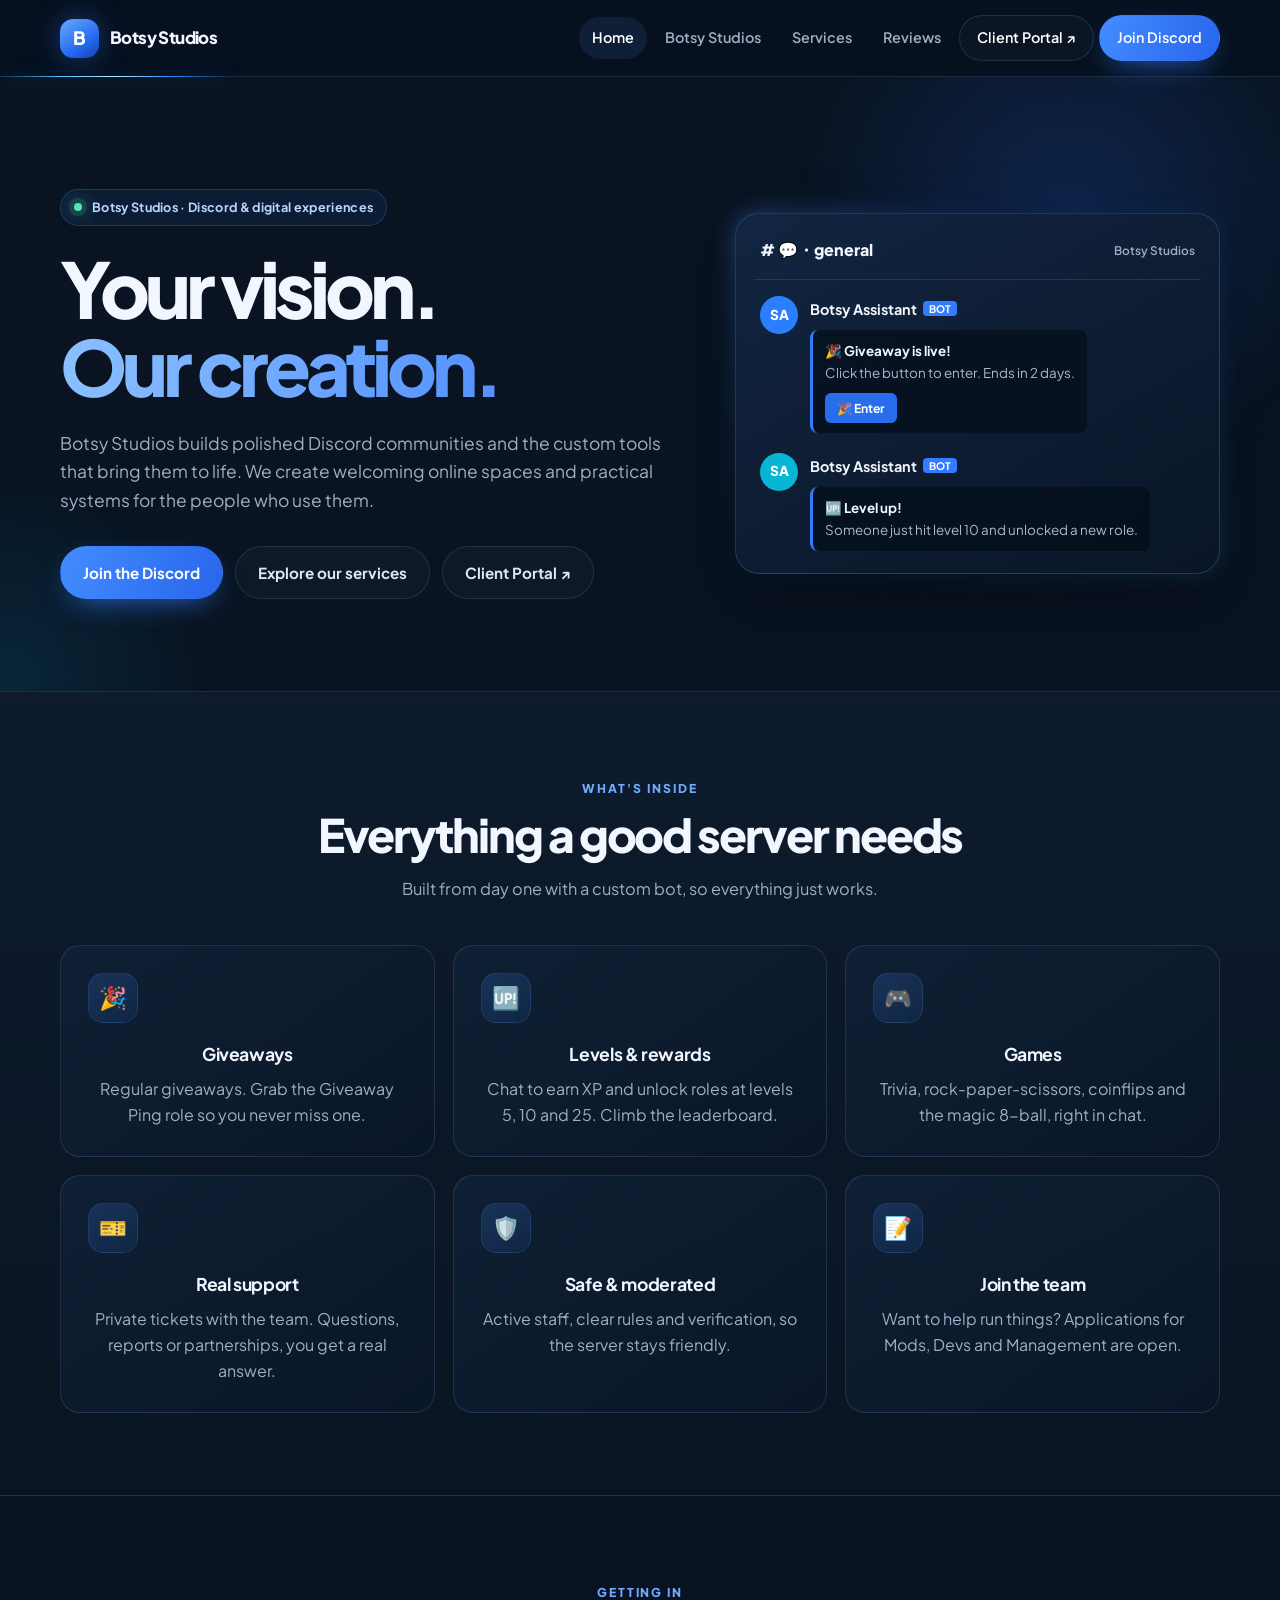
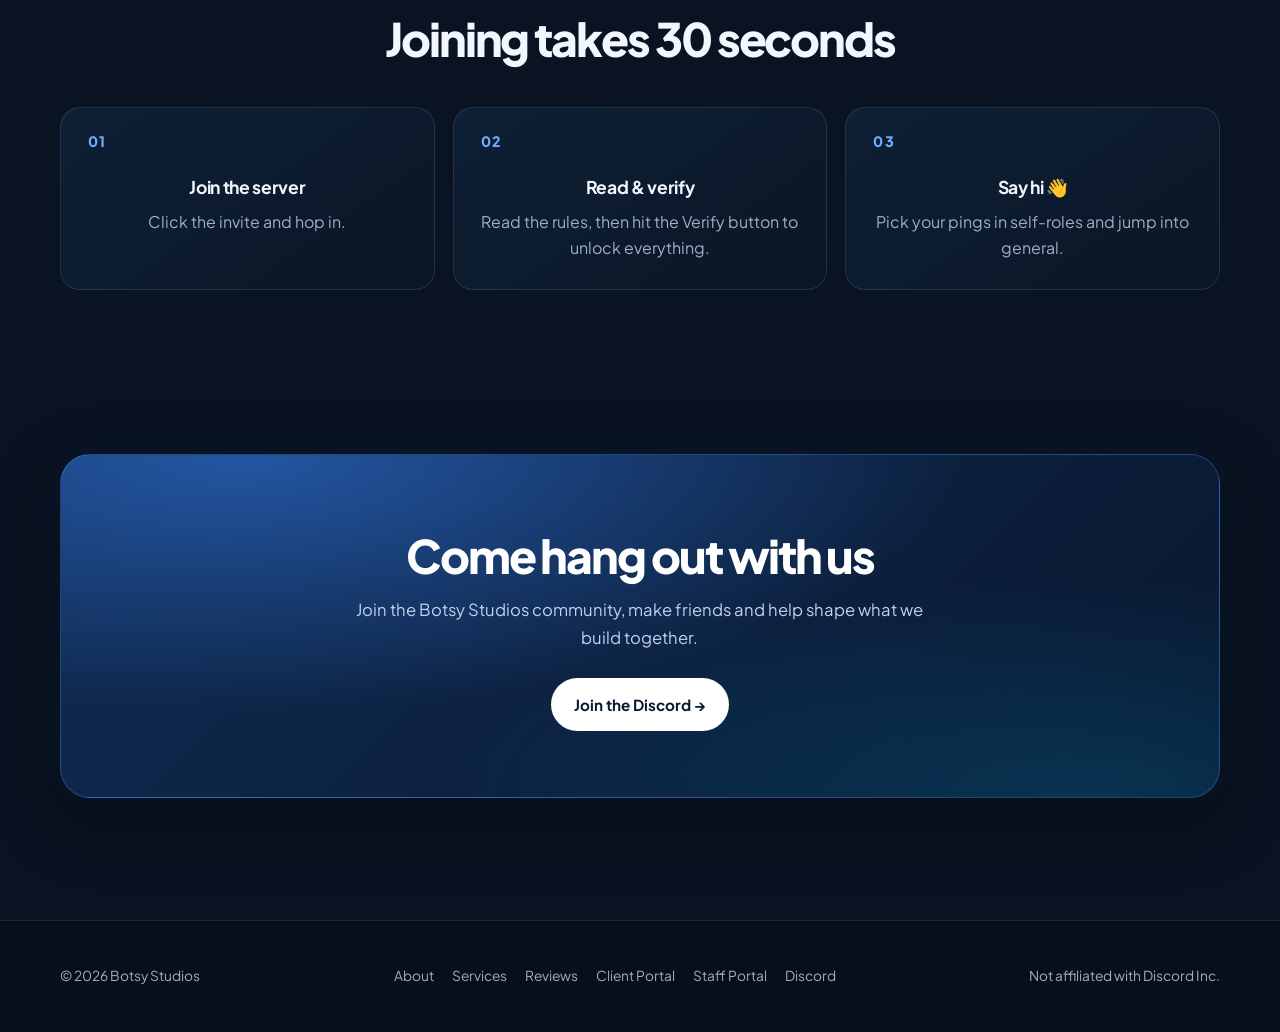
<file: index.html>
<!DOCTYPE html>
<html lang="en">
<head>
  <meta charset="utf-8">
  <meta name="viewport" content="width=device-width, initial-scale=1">
  <title>Botsy Studios | Custom Discord Bots &amp; Server Setup</title>
  <meta name="description" content="Botsy Studios builds custom Discord bots, sets up welcoming servers, and creates websites and tools that help communities run smoothly.">
  <meta property="og:site_name" content="Botsy Studios">
  <meta property="og:type" content="website">
  <meta property="og:url" content="https://botsystudios.github.io/">
  <meta property="og:title" content="Botsy Studios | Custom Discord Bots &amp; Server Setup">
  <meta property="og:description" content="Botsy Studios builds custom Discord bots, sets up welcoming servers, and creates websites and tools that help communities run smoothly.">
  <link rel="canonical" href="https://botsystudios.github.io/">
  <meta name="theme-color" content="#091321">
  <link rel="icon" type="image/png" sizes="96x96" href="/favicon.png">
  <script type="application/ld+json">
  {
    "@context": "https://schema.org",
    "@type": "WebSite",
    "name": "Botsy Studios",
    "alternateName": "Botsy",
    "url": "https://botsystudios.github.io/"
  }
  </script>
  <link rel="preconnect" href="https://fonts.googleapis.com">
  <link rel="preconnect" href="https://fonts.gstatic.com" crossorigin>
  <link href="https://fonts.googleapis.com/css2?family=Plus+Jakarta+Sans:wght@400;600;700;800&display=swap" rel="stylesheet">
  <link rel="stylesheet" href="style.css">
</head>
<body>
  <div class="loader" aria-hidden="true"><span class="loader-mark">B</span></div>
  <div class="cinematic-scanlines" aria-hidden="true"></div>
  <div id="scroll-progress" aria-hidden="true"></div>
  <header class="nav">
    <div class="wrap">
      <a class="brand" href="index.html"><span class="brand-mark">B</span>Botsy Studios</a>
      <button class="menu-btn" aria-label="Menu" aria-expanded="false">☰</button>
      <nav class="links">
        <a href="index.html">Home</a>
        <a href="botsy.html">Botsy Studios</a>
        <a href="services.html">Services</a>
        <a href="reviews.html">Reviews</a>
        <a class="btn btn-ghost" href="dashboard.html">Client Portal ↗</a>
        <a class="btn btn-primary" data-invite href="#">Join Discord</a>
      </nav>
    </div>
  </header>
  <main>

    <section class="hero">
      <div class="wrap hero-grid">
        <div>
          <span class="pill"><span class="dot"></span>Botsy Studios · Discord &amp; digital experiences</span>
          <h1>Your vision.<br><span class="accent">Our creation.</span></h1>
          <p class="lead">Botsy Studios builds polished Discord communities and the custom tools that bring them to life. We create welcoming online spaces and practical systems for the people who use them.</p>
          <div class="actions">
            <a class="btn btn-primary" data-invite href="#">Join the Discord</a>
            <a class="btn btn-ghost" href="botsy.html">Explore our services</a>
            <a class="btn btn-ghost" href="dashboard.html">Client Portal ↗</a>
          </div>
        </div>
        <div class="preview reveal" aria-hidden="true">
          <div class="preview-top"># 💬・general <small>Botsy Studios</small></div>
          <div class="msg">
            <div class="avatar" style="background:#2b7fff">SA</div>
            <div><b>Botsy Assistant<span class="tag">BOT</span></b>
              <div class="embed"><strong>🎉 Giveaway is live!</strong>Click the button to enter. Ends in 2 days.<br><span class="fake-btn">🎉 Enter</span></div>
            </div>
          </div>
          <div class="msg">
            <div class="avatar" style="background:#06b6d4">SA</div>
            <div><b>Botsy Assistant<span class="tag">BOT</span></b>
              <div class="embed"><strong>🆙 Level up!</strong>Someone just hit level 10 and unlocked a new role.</div>
            </div>
          </div>
        </div>
      </div>
    </section>

    <section class="band">
      <div class="wrap center">
        <span class="eyebrow">What's inside</span>
        <h2>Everything a good server needs</h2>
        <p class="sub">Built from day one with a custom bot, so everything just works.</p>
        <div class="grid grid-3">
          <div class="card reveal"><div class="icon">🎉</div><h3>Giveaways</h3><p>Regular giveaways. Grab the Giveaway Ping role so you never miss one.</p></div>
          <div class="card reveal"><div class="icon">🆙</div><h3>Levels & rewards</h3><p>Chat to earn XP and unlock roles at levels 5, 10 and 25. Climb the leaderboard.</p></div>
          <div class="card reveal"><div class="icon">🎮</div><h3>Games</h3><p>Trivia, rock-paper-scissors, coinflips and the magic 8-ball, right in chat.</p></div>
          <div class="card reveal"><div class="icon">🎫</div><h3>Real support</h3><p>Private tickets with the team. Questions, reports or partnerships, you get a real answer.</p></div>
          <div class="card reveal"><div class="icon">🛡️</div><h3>Safe & moderated</h3><p>Active staff, clear rules and verification, so the server stays friendly.</p></div>
          <div class="card reveal"><div class="icon">📝</div><h3>Join the team</h3><p>Want to help run things? Applications for Mods, Devs and Management are open.</p></div>
        </div>
      </div>
    </section>

    <section>
      <div class="wrap center">
        <span class="eyebrow">Getting in</span>
        <h2>Joining takes 30 seconds</h2>
        <div class="grid grid-3 steps">
          <div class="card step reveal"><h3>Join the server</h3><p>Click the invite and hop in.</p></div>
          <div class="card step reveal"><h3>Read & verify</h3><p>Read the rules, then hit the Verify button to unlock everything.</p></div>
          <div class="card step reveal"><h3>Say hi 👋</h3><p>Pick your pings in self-roles and jump into general.</p></div>
        </div>
      </div>
    </section>

    <section>
      <div class="wrap">
        <div class="cta reveal">
          <h2>Come hang out with us</h2>
          <p>Join the Botsy Studios community, make friends and help shape what we build together.</p>
          <a class="btn btn-white" data-invite href="#">Join the Discord →</a>
        </div>
      </div>
    </section>

  </main>
  <footer>
    <div class="wrap">
      <span>© <span data-year>2026</span> Botsy Studios</span>
      <nav>
        <a href="botsy.html">About</a>
        <a href="services.html">Services</a>
        <a href="reviews.html">Reviews</a>
        <a href="dashboard.html">Client Portal</a>
        <a href="staff-dashboard.html">Staff Portal</a>
        <a data-invite href="#">Discord</a>
      </nav>
      <span>Not affiliated with Discord Inc.</span>
    </div>
  </footer>
  <script src="site.js"></script>
</body>
</html>
</file>
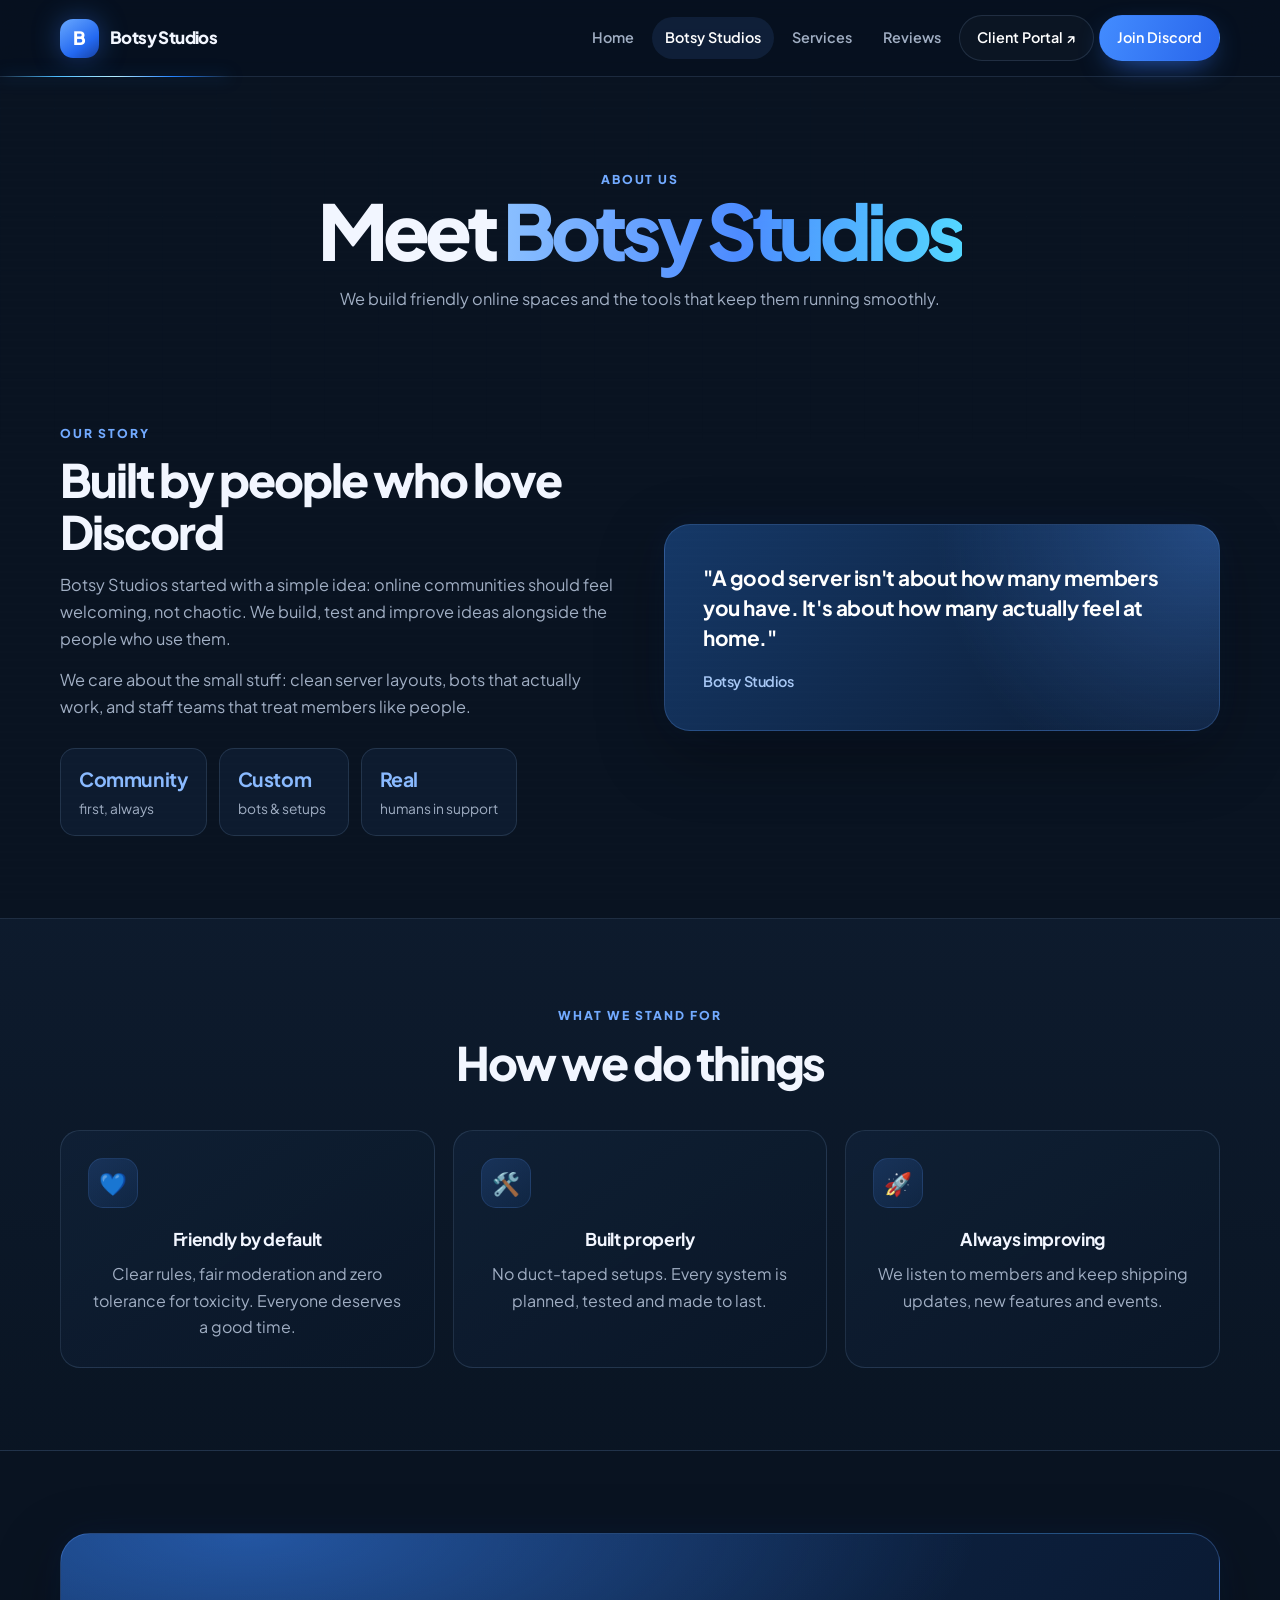
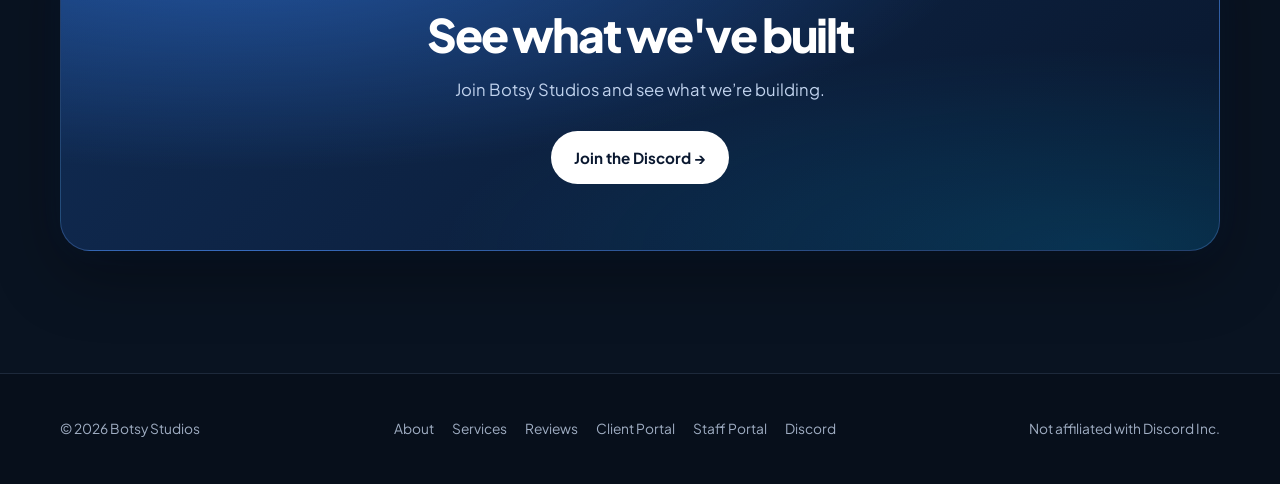
<file: botsy.html>
<!DOCTYPE html>
<html lang="en">
<head>
  <meta charset="utf-8">
  <meta name="viewport" content="width=device-width, initial-scale=1">
  <title>About Botsy Studios | Discord Community Builders</title>
  <meta name="description" content="Meet Botsy Studios: a team building friendly Discord communities, custom bots, and tools that make online spaces easier to run.">
  <meta property="og:site_name" content="Botsy Studios">
  <meta property="og:type" content="website">
  <meta property="og:url" content="https://botsystudios.github.io/botsy.html">
  <meta property="og:title" content="About Botsy Studios | Discord Community Builders">
  <meta property="og:description" content="Meet Botsy Studios: a team building friendly Discord communities, custom bots, and tools that make online spaces easier to run.">
  <link rel="canonical" href="https://botsystudios.github.io/botsy.html">
  <meta name="theme-color" content="#091321">
  <link rel="icon" type="image/png" sizes="96x96" href="/favicon.png">
  <link rel="preconnect" href="https://fonts.googleapis.com">
  <link rel="preconnect" href="https://fonts.gstatic.com" crossorigin>
  <link href="https://fonts.googleapis.com/css2?family=Plus+Jakarta+Sans:wght@400;600;700;800&display=swap" rel="stylesheet">
  <link rel="stylesheet" href="style.css">
</head>
<body>
  <div class="loader" aria-hidden="true"><span class="loader-mark">B</span></div>
<div class="cinematic-scanlines" aria-hidden="true"></div>
<div id="scroll-progress" aria-hidden="true"></div>
  <header class="nav">
    <div class="wrap">
      <a class="brand" href="index.html"><span class="brand-mark">B</span>Botsy Studios</a>
      <button class="menu-btn" aria-label="Menu" aria-expanded="false">☰</button>
      <nav class="links">
        <a href="index.html">Home</a>
        <a href="botsy.html">Botsy Studios</a>
        <a href="services.html">Services</a>
        <a href="reviews.html">Reviews</a>
        <a class="btn btn-ghost" href="dashboard.html">Client Portal ↗</a>
        <a class="btn btn-primary" data-invite href="#">Join Discord</a>
      </nav>
    </div>
  </header>
  <main>

    <!-- CONFIRM WITH CLIENT: Botsy Studios copy below is written from the brief; adjust facts if needed. -->
    <section class="page-head">
      <div class="wrap">
        <span class="eyebrow">About us</span>
        <h1>Meet <span class="accent">Botsy Studios</span></h1>
        <p class="sub" style="margin-top:16px">We build friendly online spaces and the tools that keep them running smoothly.</p>
      </div>
    </section>

    <section>
      <div class="wrap split">
        <div class="reveal">
          <span class="eyebrow">Our story</span>
          <h2>Built by people who love Discord</h2>
          <p class="sub">Botsy Studios started with a simple idea: online communities should feel welcoming, not chaotic. We build, test and improve ideas alongside the people who use them.</p>
          <p class="sub" style="margin-top:14px">We care about the small stuff: clean server layouts, bots that actually work, and staff teams that treat members like people.</p>
          <div class="stat-row">
            <div class="stat"><b>Community</b><span>first, always</span></div>
            <div class="stat"><b>Custom</b><span>bots &amp; setups</span></div>
            <div class="stat"><b>Real</b><span>humans in support</span></div>
          </div>
        </div>
        <div class="quote reveal">"A good server isn't about how many members you have. It's about how many actually feel at home."<small>Botsy Studios</small></div>
      </div>
    </section>

    <section class="band">
      <div class="wrap center">
        <span class="eyebrow">What we stand for</span>
        <h2>How we do things</h2>
        <div class="grid grid-3">
          <div class="card reveal"><div class="icon">💙</div><h3>Friendly by default</h3><p>Clear rules, fair moderation and zero tolerance for toxicity. Everyone deserves a good time.</p></div>
          <div class="card reveal"><div class="icon">🛠️</div><h3>Built properly</h3><p>No duct-taped setups. Every system is planned, tested and made to last.</p></div>
          <div class="card reveal"><div class="icon">🚀</div><h3>Always improving</h3><p>We listen to members and keep shipping updates, new features and events.</p></div>
        </div>
      </div>
    </section>

    <section>
      <div class="wrap">
        <div class="cta reveal">
          <h2>See what we've built</h2>
          <p>Join Botsy Studios and see what we’re building.</p>
          <a class="btn btn-white" data-invite href="#">Join the Discord →</a>
        </div>
      </div>
    </section>

  </main>
  <footer>
    <div class="wrap">
      <span>© <span data-year>2026</span> Botsy Studios</span>
      <nav>
        <a href="botsy.html">About</a>
        <a href="services.html">Services</a>
        <a href="reviews.html">Reviews</a>
        <a href="dashboard.html">Client Portal</a>
        <a href="staff-dashboard.html">Staff Portal</a>
        <a data-invite href="#">Discord</a>
      </nav>
      <span>Not affiliated with Discord Inc.</span>
    </div>
  </footer>
  <script src="site.js"></script>
</body>
</html>
</file>
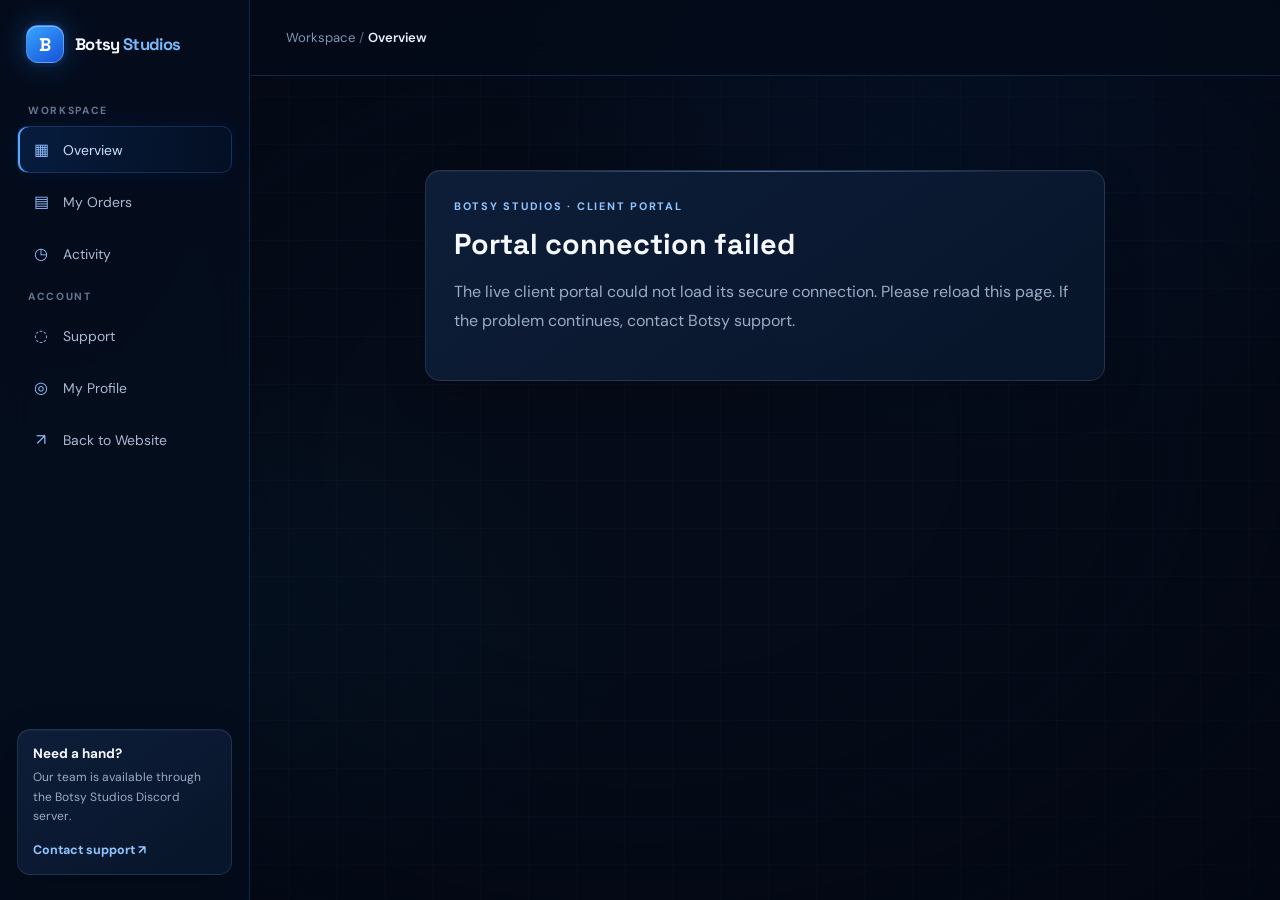
<file: dashboard.html>
<!doctype html>
<html lang="en">
<head>
  <meta charset="utf-8">
  <meta name="viewport" content="width=device-width, initial-scale=1">
  <meta name="theme-color" content="#07101f">
  <meta name="robots" content="noindex,follow">
  <meta name="description" content="Sign in to view your Botsy Studios orders, progress updates, and project feedback.">
  <title>Client Portal — Botsy Studios</title>
  <link rel="icon" type="image/png" sizes="96x96" href="/favicon.png">
  <link rel="preconnect" href="https://fonts.googleapis.com">
  <link rel="preconnect" href="https://fonts.gstatic.com" crossorigin>
  <link href="https://fonts.googleapis.com/css2?family=DM+Sans:wght@400;500;600;700&family=Space+Grotesk:wght@400;500;600;700&display=swap" rel="stylesheet">
  <style>
    :root{color-scheme:dark;--bg:#070f1e;--panel:#0d1a30;--panel2:#10213d;--line:rgba(157,190,239,.14);--text:#f5f8ff;--muted:#9aacc6;--blue:#2583ff;--cyan:#55d5ff;font-family:"DM Sans",sans-serif;background:var(--bg);color:var(--text);font-synthesis:none;text-rendering:optimizeLegibility;-webkit-font-smoothing:antialiased}
    *{box-sizing:border-box}body{margin:0;min-width:320px;background:radial-gradient(ellipse at 80% 0,rgba(24,91,184,.12),transparent 36%),var(--bg)}a{color:inherit;text-decoration:none}button{font:inherit;cursor:pointer}
    .app{min-height:100vh;display:grid;grid-template-columns:250px minmax(0,1fr)}.sidebar{position:sticky;top:0;height:100vh;padding:25px 17px;border-right:1px solid var(--line);background:#081427}.brand{display:flex;align-items:center;gap:11px;padding:0 9px 28px;font:700 1.04rem "Space Grotesk",sans-serif;letter-spacing:-.04em}.brand-mark{width:38px;height:38px;display:grid;place-items:center;border:1px solid #90c5ff66;border-radius:12px;background:linear-gradient(145deg,#39a5ff,#1552d8);box-shadow:0 7px 28px #1677ff44;color:white;font-size:1.15rem}.brand span:last-child span{color:#79baff}
    .nav-label{padding:13px 11px 9px;color:#637894;font-size:.65rem;font-weight:700;letter-spacing:.16em;text-transform:uppercase}.nav{display:grid;gap:5px}.nav a{display:flex;align-items:center;gap:12px;padding:12px 13px;border:1px solid transparent;border-radius:10px;color:#a9bad2;font-size:.87rem;transition:.2s}.nav a:hover{background:#ffffff08;color:white}.nav a.active{border-color:#438fff38;background:linear-gradient(100deg,#1677ff28,#1677ff08);color:#c8e2ff}.nav-icon{width:20px;text-align:center;color:#8ebeff;font-size:1rem}.sidebar-bottom{position:absolute;right:17px;bottom:20px;left:17px;padding:15px;border:1px solid var(--line);border-radius:13px;background:#10213d}.help-title{font-weight:700;font-size:.84rem}.help-copy{margin:6px 0 12px;color:var(--muted);font-size:.75rem;line-height:1.6}.help-link{color:#91c5ff;font-size:.78rem;font-weight:700}
    .main{min-width:0}.topbar{height:76px;display:flex;align-items:center;justify-content:space-between;gap:18px;padding:0 36px;border-bottom:1px solid var(--line);background:#07101eb8}.crumb{color:#8094b2;font-size:.82rem}.crumb strong{color:#eaf2ff;font-weight:600}.top-actions{display:flex;align-items:center;gap:14px}.preview{display:inline-flex;align-items:center;gap:7px;padding:7px 10px;border:1px solid #e8b65b44;border-radius:999px;background:#e8b65b12;color:#f2c978;font-size:.68rem;font-weight:700}.preview:before{content:"";width:6px;height:6px;border-radius:50%;background:#efbd61}.avatar{width:36px;height:36px;display:grid;place-items:center;border:1px solid #65aaff55;border-radius:50%;background:linear-gradient(145deg,#1b5caa,#10213d);color:#d8eaff;font-weight:700;font-size:.8rem}
    .content{width:min(1180px,calc(100% - 72px));margin:0 auto;padding:39px 0 55px}.welcome{display:flex;align-items:flex-end;justify-content:space-between;gap:20px;margin-bottom:28px}.eyebrow{color:#8fc4ff;font-size:.68rem;font-weight:700;letter-spacing:.16em;text-transform:uppercase}.welcome h1{margin:10px 0 7px;font:700 clamp(1.9rem,4vw,2.7rem)/1.08 "Space Grotesk",sans-serif;letter-spacing:-.06em}.welcome p{margin:0;color:var(--muted);font-size:.91rem;line-height:1.65}.new-order{display:inline-flex;align-items:center;justify-content:center;gap:8px;min-height:43px;padding:0 16px;border:0;border-radius:10px;background:linear-gradient(110deg,#1680ff,#285ce6);box-shadow:0 9px 27px #1677ff30;color:white;font-size:.82rem;font-weight:700}
    .notice{display:flex;align-items:flex-start;gap:11px;margin-bottom:23px;padding:13px 15px;border:1px solid #e8b65b33;border-radius:11px;background:#e8b65b0b;color:#c8b58e;font-size:.76rem;line-height:1.6}.notice b{color:#f1d49c}.notice-icon{color:#f2c978}
    .stats{display:grid;grid-template-columns:repeat(4,minmax(0,1fr));gap:14px;margin-bottom:24px}.stat{padding:18px;border:1px solid var(--line);border-radius:14px;background:linear-gradient(145deg,#10213ddd,#0a172bdf)}.stat-top{display:flex;align-items:center;justify-content:space-between;color:#9aacc6;font-size:.75rem}.stat-icon{width:32px;height:32px;display:grid;place-items:center;border:1px solid #398dff44;border-radius:9px;background:#1677ff1b;color:#9acaff}.stat-value{margin:13px 0 4px;font:700 1.8rem "Space Grotesk",sans-serif;letter-spacing:-.05em}.stat-foot{color:#7f93b0;font-size:.7rem}.stat-foot .good{color:#81d8ad}
    .section-grid{display:grid;grid-template-columns:minmax(0,1.55fr) minmax(280px,.85fr);gap:17px;align-items:start}.panel{min-width:0;border:1px solid var(--line);border-radius:15px;background:linear-gradient(145deg,#10213ddd,#0a172bdf);overflow:hidden}.panel-head{display:flex;align-items:center;justify-content:space-between;gap:15px;padding:19px 20px;border-bottom:1px solid var(--line)}.panel-head h2{margin:0;font:700 1rem "Space Grotesk",sans-serif}.panel-head a{color:#91c5ff;font-size:.75rem;font-weight:700}.orders{display:grid}.order{display:grid;grid-template-columns:minmax(0,1fr) auto;gap:12px;padding:18px 20px;border-bottom:1px solid #9dbbe711}.order:last-child{border-bottom:0}.order-name{font-weight:700;font-size:.85rem}.order-id{margin-top:5px;color:#7f93b0;font-size:.7rem}.order-meta{display:flex;flex-wrap:wrap;gap:8px;margin-top:11px;color:#9aacc6;font-size:.7rem}.status{align-self:start;display:inline-flex;align-items:center;gap:6px;padding:6px 9px;border:1px solid #438fff38;border-radius:999px;background:#1677ff13;color:#a9d1ff;font-size:.66rem;font-weight:700;white-space:nowrap}.status:before{content:"";width:6px;height:6px;border-radius:50%;background:#69adff}.status.review{border-color:#d7a64b40;background:#d7a64b12;color:#edc77e}.status.review:before{background:#edc77e}.status.done{border-color:#4dbb8b40;background:#4dbb8b12;color:#8ce0b8}.status.done:before{background:#8ce0b8}
    .activity-list{padding:18px 20px}.activity{position:relative;display:grid;grid-template-columns:24px minmax(0,1fr);gap:11px;padding-bottom:20px}.activity:not(:last-child):before{position:absolute;content:"";left:11px;top:23px;bottom:0;width:1px;background:#3d5d85}.activity:last-child{padding-bottom:0}.activity-dot{z-index:1;width:23px;height:23px;display:grid;place-items:center;border:1px solid #438fff50;border-radius:50%;background:#102b4e;color:#9acaff;font-size:.65rem}.activity strong{display:block;margin:2px 0 5px;font-size:.77rem}.activity p{margin:0;color:#8fa2bf;font-size:.7rem;line-height:1.55}.activity time{display:block;margin-top:6px;color:#617894;font-size:.65rem}
    .bottom-grid{display:grid;grid-template-columns:1fr 1fr;gap:17px;margin-top:17px}.empty-note{padding:23px 20px;color:#91a4c0;font-size:.78rem;line-height:1.7}.profile{display:flex;align-items:center;gap:13px;padding:20px}.profile-avatar{width:43px;height:43px;display:grid;place-items:center;border-radius:13px;background:linear-gradient(145deg,#1b5caa,#10213d);color:#d8eaff;font-weight:700}.profile strong{display:block;font-size:.82rem}.profile span{display:block;margin-top:4px;color:#8fa2bf;font-size:.7rem}.profile-link{margin-left:auto;color:#91c5ff;font-size:.73rem;font-weight:700}
    .mobile-menu{display:none;width:39px;height:39px;border:1px solid var(--line);border-radius:9px;background:#10213d;color:white}.mobile-shade{display:none}
    @media(max-width:1050px){.stats{grid-template-columns:repeat(2,1fr)}.section-grid{grid-template-columns:1fr}.sidebar-bottom{position:static;margin-top:30px}}
    @media(max-width:720px){.app{display:block}.sidebar{position:fixed;z-index:20;top:0;bottom:0;left:0;width:260px;height:100dvh;transform:translateX(-102%);transition:transform .25s ease;box-shadow:20px 0 55px #0008}.sidebar.open{transform:translateX(0)}.mobile-shade.show{position:fixed;z-index:19;inset:0;display:block;background:#0009}.mobile-menu{display:grid;place-items:center}.topbar{height:66px;padding:0 18px}.top-actions{gap:9px}.content{width:calc(100% - 36px);padding:29px 0 40px}.welcome{align-items:flex-start;flex-direction:column}.new-order{width:100%}.bottom-grid{grid-template-columns:1fr}}
    @media(max-width:430px){.stats{gap:9px}.stat{padding:14px}.stat-value{font-size:1.55rem}.stat-top{font-size:.68rem}.preview{font-size:.6rem}.crumb{font-size:.75rem}}
    @media(prefers-reduced-motion:reduce){*,*:before,*:after{scroll-behavior:auto!important;transition-duration:.01ms!important}}

    /* Futuristic workspace visual layer */
    body{position:relative;isolation:isolate;background-color:#050b18;background-image:radial-gradient(ellipse at 78% 0,#1264d51e,transparent 36%),radial-gradient(ellipse at 10% 70%,#00b8ff0c,transparent 32%),linear-gradient(#5d9eff08 1px,transparent 1px),linear-gradient(90deg,#5d9eff08 1px,transparent 1px);background-size:auto,auto,48px 48px,48px 48px;background-attachment:fixed}
    body:before{position:fixed;z-index:-1;inset:0;pointer-events:none;content:"";background:radial-gradient(ellipse at center,transparent 35%,#020611a8 100%)}
    .sidebar{background:rgba(5,14,29,.9);backdrop-filter:blur(18px);border-right-color:#438fff35}
    .brand-mark{box-shadow:0 0 0 4px #2583ff12,0 0 30px #2583ff55,inset 0 1px #ffffff55}
    .topbar{position:sticky;top:0;z-index:10;background:rgba(4,11,25,.78);backdrop-filter:blur(18px);border-bottom-color:#438fff35}
    .stat,.panel,.sidebar-bottom{position:relative;overflow:hidden;background:linear-gradient(145deg,#10213ddd,#08162cE8);backdrop-filter:blur(14px);box-shadow:0 14px 42px #0003,inset 0 1px #ffffff0b}
    .stat:before,.panel:before{position:absolute;top:0;left:14%;width:72%;height:1px;content:"";background:linear-gradient(90deg,transparent,#7dc2ff77,transparent)}
    .stat{transition:transform .22s,border-color .22s,box-shadow .22s}
    .stat:hover{transform:translateY(-4px);border-color:#5a9eff70;box-shadow:0 18px 48px #0005,0 0 25px #1677ff18}
    .panel{border-color:#9dbbe72a}
    .panel-head{background:#ffffff03}
    .status{box-shadow:inset 0 1px #ffffff0a}
    .notice{backdrop-filter:blur(10px);box-shadow:inset 0 1px #ffffff0a}
    .new-order{border:1px solid #8bc5ff45;background:linear-gradient(115deg,#087bff,#2455d9 55%,#087bff);background-size:180% 100%;box-shadow:0 8px 28px #1677ff40,inset 0 1px #ffffff35;transition:transform .2s,box-shadow .2s,background-position .5s}
    .new-order:hover{transform:translateY(-2px);background-position:100% 0;box-shadow:0 10px 35px #1677ff66}
    .nav a{transition:background .2s,border-color .2s,color .2s,transform .2s}
    .nav a:hover{transform:translateX(3px);border-color:#438fff30}
    .nav a.active{box-shadow:inset 2px 0 #59aaff,0 0 24px #1677ff12}
    .activity-dot,.stat-icon{box-shadow:0 0 18px #1677ff16,inset 0 1px #ffffff12}
    .order{transition:background .2s}
    .order:hover{background:#ffffff04}
    .profile-avatar,.avatar{box-shadow:0 0 22px #1677ff25,inset 0 1px #ffffff20}
    @media(max-width:720px){.sidebar{background:#050d1df5;backdrop-filter:blur(20px)}}
    @media(prefers-reduced-motion:reduce){.stat,.new-order,.nav a{transition:none}}

    /* Botsy Studios branded page loader */
    #botsy-loader{position:fixed;inset:0;z-index:9999;display:grid;place-items:center;background:radial-gradient(ellipse at center,#10284a 0%,#071326 42%,#030916 100%);opacity:1;visibility:visible;transition:opacity .42s ease,visibility .42s ease}
    #botsy-loader.is-hidden{opacity:0;visibility:hidden;pointer-events:none}
    .loader-inner{display:grid;justify-items:center;gap:18px}
    .loader-emblem{position:relative;width:104px;height:104px;display:grid;place-items:center}
    .loader-emblem:before,.loader-emblem:after{position:absolute;inset:2px;border:2px solid transparent;border-top-color:#65c8ff;border-right-color:#2583ff;border-radius:50%;content:"";animation:botsy-ring-spin 1.35s linear infinite;filter:drop-shadow(0 0 8px #2583ff99)}
    .loader-emblem:after{inset:11px;border-width:1px;border-top-color:#ffffffd9;border-left-color:#55d5ff;border-right-color:transparent;animation-duration:2.1s;animation-direction:reverse;opacity:.8}
    .loader-core{width:65px;height:65px;display:grid;place-items:center;border:1px solid #8ccaff88;border-radius:19px;background:linear-gradient(145deg,#248fff,#123c9c);box-shadow:0 0 0 5px #2583ff17,0 0 38px #1677ff77,inset 0 1px #ffffff70;color:white;font:700 1.25rem "Space Grotesk",sans-serif;letter-spacing:-.09em;text-shadow:0 2px 12px #001b4c;animation:loaderCore 2.1s ease-in-out infinite}
    .loader-name{color:#f3f8ff;font:700 .82rem "Space Grotesk",sans-serif;letter-spacing:.2em;text-transform:uppercase}
    .loader-name span{color:#75baff}
    .loader-caption{margin-top:-11px;color:#829cbd;font-size:.68rem;letter-spacing:.13em;text-transform:uppercase}
    @keyframes botsy-ring-spin{to{transform:rotate(360deg)}}@keyframes loaderCore{50%{transform:scale(1.1);text-shadow:0 0 22px #8cceff}}
    body.botsy-loading{overflow:hidden}
    @media(prefers-reduced-motion:reduce){#botsy-loader{transition:none}.loader-emblem:before,.loader-emblem:after{animation:none}}
    .sidebar{display:flex;flex-direction:column;overflow-y:auto}
    .sidebar-bottom{position:static;flex-shrink:0;margin-top:auto}
    @media(max-height:620px){.sidebar{padding-top:16px;padding-bottom:16px}.brand{padding-bottom:16px}.nav-label{padding-top:8px}.sidebar-bottom{margin-top:18px}}

  </style>
</head>
<body>
<div id="botsy-loader" role="status" aria-label="Loading Botsy Studios">
  <div class="loader-inner">
    <div class="loader-emblem"><div class="loader-core">BS</div></div>
    <div class="loader-name">BOTSY <span>STUDIOS</span></div>
    <div class="loader-caption">Preparing your experience</div>
  </div>
</div>

<div class="app">
  <aside class="sidebar" id="sidebar">
    <a class="brand" href="index.html"><span class="brand-mark">B</span><span>Botsy <span>Studios</span></span></a>
    <div class="nav-label">Workspace</div>
    <nav class="nav" aria-label="Client navigation">
      <a class="active" href="#overview"><span class="nav-icon">▦</span>Overview</a>
      <a href="#orders"><span class="nav-icon">▤</span>My Orders</a>
      <a href="#activity"><span class="nav-icon">◷</span>Activity</a>
    </nav>
    <div class="nav-label">Account</div>
    <nav class="nav" aria-label="Account navigation">
      <a href="#support"><span class="nav-icon">◌</span>Support</a>
      <a href="#profile"><span class="nav-icon">◎</span>My Profile</a>
      <a href="index.html"><span class="nav-icon">↗</span>Back to Website</a>
    </nav>
    <div class="sidebar-bottom" id="support"><div class="help-title">Need a hand?</div><p class="help-copy">Our team is available through the Botsy Studios Discord server.</p><a class="help-link" href="https://discord.gg/PQXCjgDQSe" target="_blank" rel="noopener noreferrer">Contact support ↗</a></div>
  </aside>
  <div class="mobile-shade" id="shade"></div>
  <main class="main" id="overview">
    <header class="topbar">
      <div style="display:flex;align-items:center;gap:12px"><button class="mobile-menu" id="menu" aria-label="Open navigation" aria-expanded="false">☰</button><div class="crumb">Workspace <span style="color:#536b8b">/</span> <strong>Overview</strong></div></div>
      <div class="top-actions" id="top-actions" aria-live="polite"></div>
    </header>
    <div class="content">
      <section class="panel" style="max-width:760px;margin:50px auto;padding:30px" aria-live="polite">
        <div class="eyebrow">Botsy Studios · Client Portal</div>
        <h1 style="font:700 1.8rem 'Space Grotesk';margin:13px 0">Connecting to your secure portal…</h1>
        <p style="color:#9aacc6;line-height:1.8">Your orders and updates load after signing in with Discord.</p>
      </section>
    </div>
  </main>
</div>
<script>
  const sidebar=document.getElementById('sidebar');
  const menu=document.getElementById('menu');
  const shade=document.getElementById('shade');
  function closeMenu(){sidebar.classList.remove('open');shade.classList.remove('show');menu.setAttribute('aria-expanded','false')}
  menu.addEventListener('click',()=>{const open=sidebar.classList.toggle('open');shade.classList.toggle('show',open);menu.setAttribute('aria-expanded',String(open))});
  shade.addEventListener('click',closeMenu);
  sidebar.querySelectorAll('a').forEach(link=>link.addEventListener('click',closeMenu));
</script>
  <script src="supabase-config.js"></script>
  <script>
  (function(){
    const root=document.querySelector(".content");
    if(root) root.innerHTML='<section class="panel" style="max-width:680px;margin:55px auto;padding:28px"><div class="eyebrow">Botsy Studios · Client Portal</div><h1 style="font:700 1.8rem \'Space Grotesk\';margin:13px 0">Connecting your workspace…</h1><p style="color:#9aacc6;line-height:1.8">Loading your secure client portal. Your order information will appear after Discord sign-in.</p></section>';
    const live=document.createElement("script");
    live.src="dashboard-live.js?v=20261122-2";
    live.onerror=function(){
      if(root) root.innerHTML='<section class="panel" style="max-width:760px;margin:50px auto;padding:30px"><div class="eyebrow">Botsy Studios · Client Portal</div><h1 style="font:700 1.8rem \'Space Grotesk\';margin:13px 0">Open the secure Client Portal</h1><p style="color:#9aacc6;line-height:1.8">This local copy cannot complete Discord sign-in. Use the hosted portal to sign in and view your real project information.</p><a class="new-order" style="display:inline-flex;margin-top:16px" href="https://botsystudios.github.io/dashboard.html">Continue to hosted Client Portal ↗</a></section>';
    };
    document.body.appendChild(live);
  })();
</script>
<script>

  (function(){
    const loader=document.getElementById('botsy-loader');
    if(!loader)return;
    document.body.classList.add('botsy-loading');
    let hiding=false;
    const hideLoader=()=>{if(hiding)return;hiding=true;setTimeout(()=>{loader.classList.add('is-hidden');document.body.classList.remove('botsy-loading');setTimeout(()=>loader.remove(),500)},300)};
    if(document.readyState==='complete')hideLoader();
    else window.addEventListener('load',hideLoader,{once:true});
    setTimeout(hideLoader,8000);
  })();

</script>
</body>
</html>
</file>
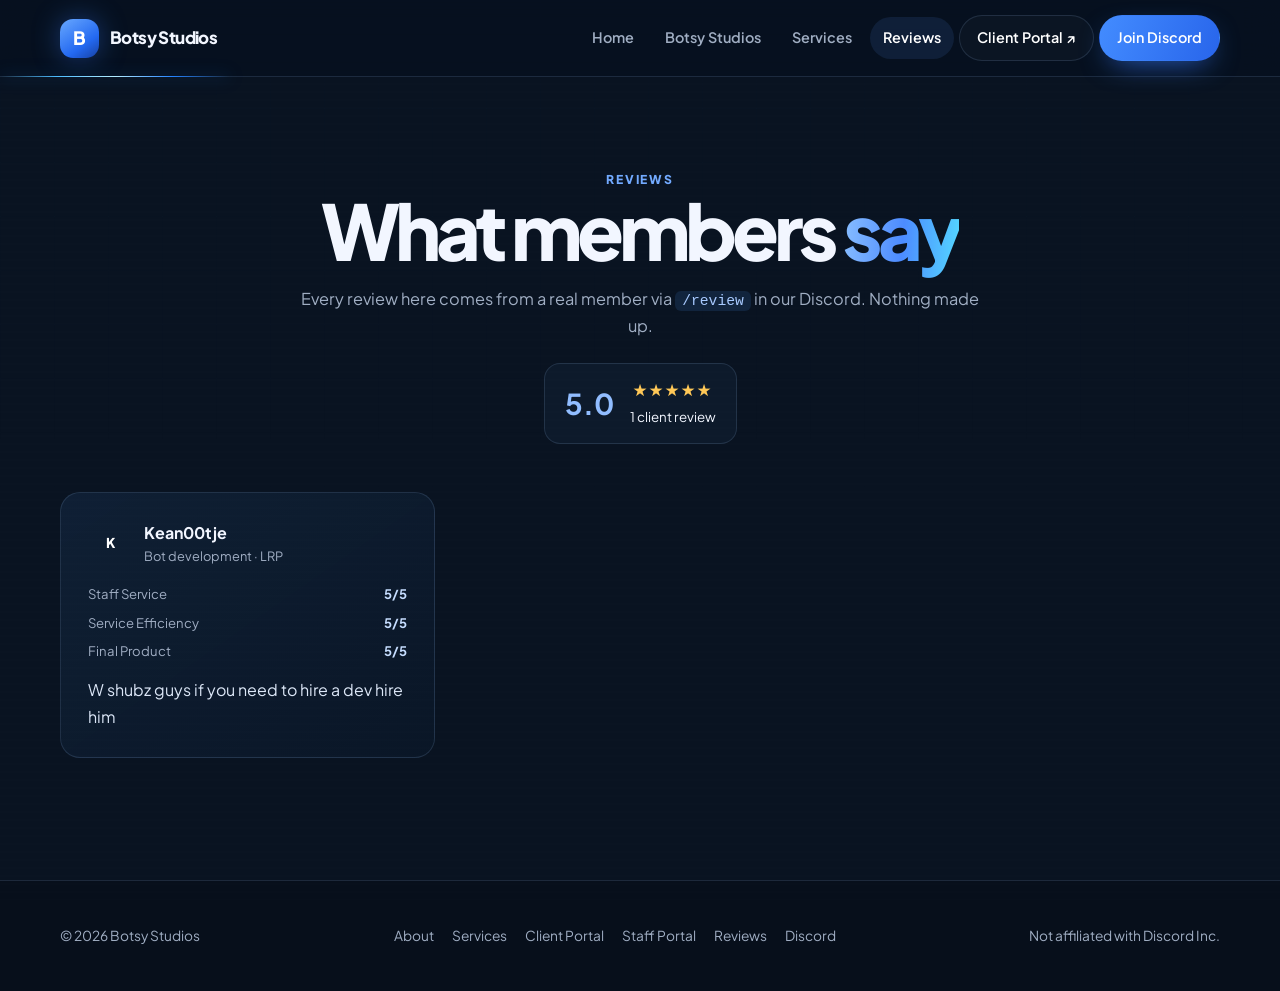
<file: reviews.html>
<!DOCTYPE html>
<html lang="en">
<head>
  <meta charset="utf-8">
  <meta name="viewport" content="width=device-width, initial-scale=1">
  <title>Botsy Studios Reviews | Client Feedback</title>
  <meta name="description" content="Read feedback from Botsy Studios clients about Discord server setup, custom bots, websites, and community support.">
  <meta property="og:site_name" content="Botsy Studios">
  <meta property="og:type" content="website">
  <meta property="og:url" content="https://botsystudios.github.io/reviews.html">
  <meta property="og:title" content="Botsy Studios Reviews | Client Feedback">
  <meta property="og:description" content="Read feedback from Botsy Studios clients about Discord server setup, custom bots, websites, and community support.">
  <link rel="canonical" href="https://botsystudios.github.io/reviews.html">
  <meta name="theme-color" content="#091321">
  <link rel="icon" type="image/png" sizes="96x96" href="/favicon.png">
  <link rel="preconnect" href="https://fonts.googleapis.com">
  <link rel="preconnect" href="https://fonts.gstatic.com" crossorigin>
  <link href="https://fonts.googleapis.com/css2?family=Plus+Jakarta+Sans:wght@400;600;700;800&display=swap" rel="stylesheet">
  <link rel="stylesheet" href="style.css">
</head>
<body>
  <div class="loader" aria-hidden="true"><span class="loader-mark">B</span></div>
<div class="cinematic-scanlines" aria-hidden="true"></div>
<div id="scroll-progress" aria-hidden="true"></div>
  <header class="nav">
    <div class="wrap">
      <a class="brand" href="index.html"><span class="brand-mark">B</span>Botsy Studios</a>
      <button class="menu-btn" aria-label="Menu" aria-expanded="false">☰</button>
      <nav class="links">
        <a href="index.html">Home</a>
        <a href="botsy.html">Botsy Studios</a>
        <a href="services.html">Services</a>
        <a href="reviews.html">Reviews</a>
        <a class="btn btn-ghost" href="dashboard.html">Client Portal ↗</a>
        <a class="btn btn-primary" data-invite href="#">Join Discord</a>
      </nav>
    </div>
  </header>
  <main>

    <section class="page-head">
      <div class="wrap">
        <span class="eyebrow">Reviews</span>
        <h1>What members <span class="accent">say</span></h1>
        <p class="sub" style="margin-top:16px">Every review here comes from a real member via <code>/review</code> in our Discord. Nothing made up.</p>
        <div id="summary" class="summary" hidden></div>
      </div>
    </section>

    <section style="padding-top:24px">
      <div class="wrap">
        <div id="reviews" class="grid grid-3" style="margin-top:0"></div>
      </div>
    </section>

  </main>
  <footer>
    <div class="wrap">
      <span>© <span data-year>2026</span> Botsy Studios</span>
      <nav>
        <a href="botsy.html">About</a>
        <a href="services.html">Services</a>
        <a href="dashboard.html">Client Portal</a>
        <a href="staff-dashboard.html">Staff Portal</a>
        <a href="reviews.html">Reviews</a>
        <a data-invite href="#">Discord</a>
      </nav>
      <span>Not affiliated with Discord Inc.</span>
    </div>
  </footer>
  <script src="supabase-config.js"></script>
  <script src="site.js"></script>
  <script type="module" src="reviews-live.js"></script>
</body>
</html>
</file>
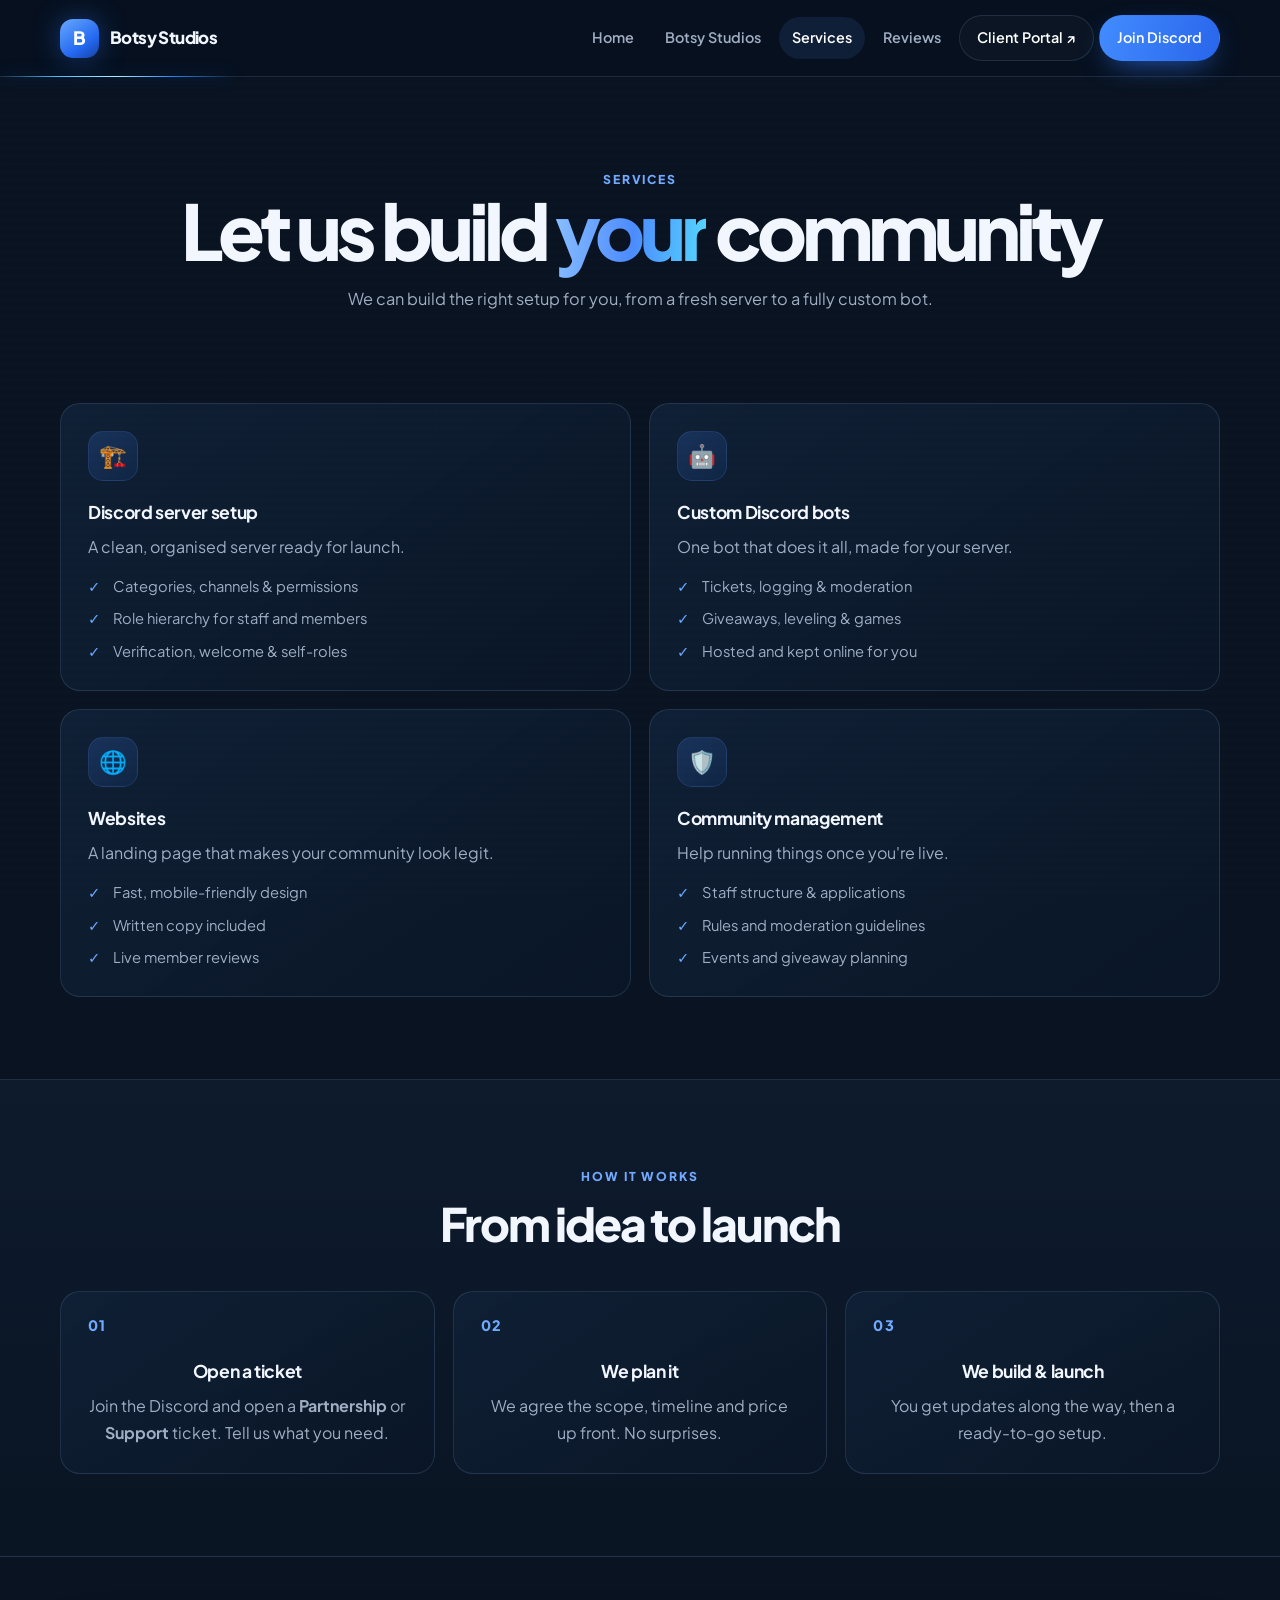
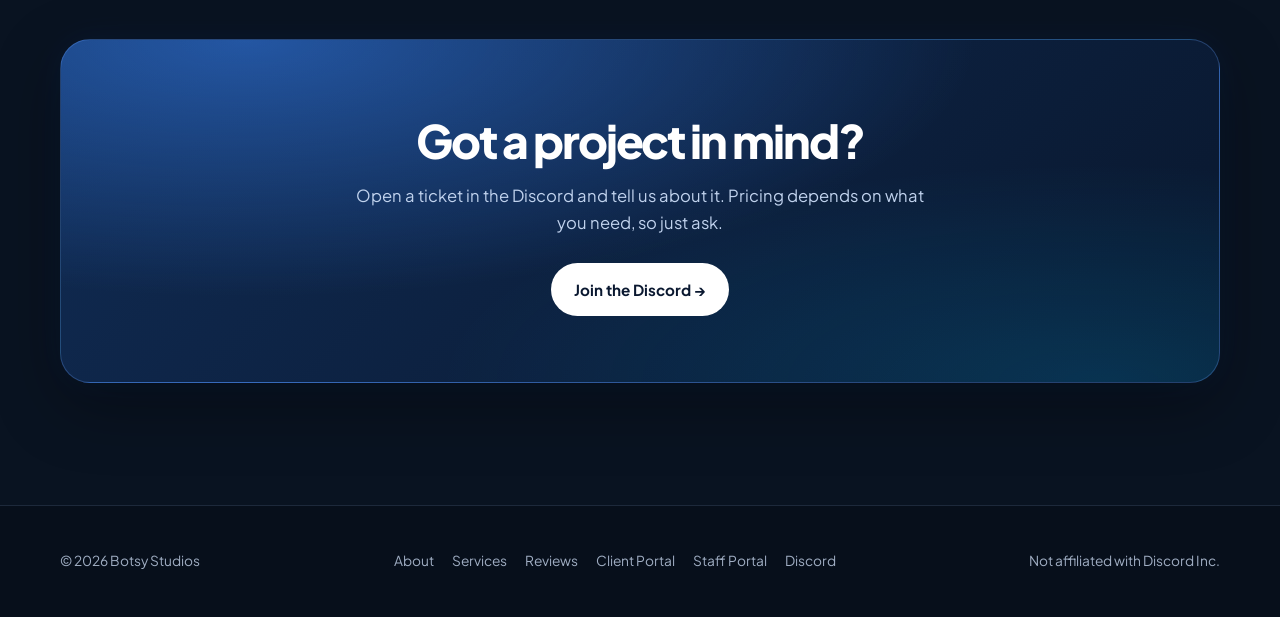
<file: services.html>
<!DOCTYPE html>
<html lang="en">
<head>
  <meta charset="utf-8">
  <meta name="viewport" content="width=device-width, initial-scale=1">
  <title>Discord Server Setup &amp; Custom Bots | Botsy Studios</title>
  <meta name="description" content="Discord server setup, custom bots, websites and community management from Botsy Studios.">
  <meta property="og:site_name" content="Botsy Studios">
  <meta property="og:type" content="website">
  <meta property="og:url" content="https://botsystudios.github.io/services.html">
  <meta property="og:title" content="Discord Server Setup &amp; Custom Bots | Botsy Studios">
  <meta property="og:description" content="Discord server setup, custom bots, websites and community management from Botsy Studios.">
  <meta name="theme-color" content="#091321">
  <link rel="canonical" href="https://botsystudios.github.io/services.html">
  <link rel="icon" type="image/png" sizes="96x96" href="/favicon.png">
  <link rel="preconnect" href="https://fonts.googleapis.com">
  <link rel="preconnect" href="https://fonts.gstatic.com" crossorigin>
  <link href="https://fonts.googleapis.com/css2?family=Plus+Jakarta+Sans:wght@400;600;700;800&display=swap" rel="stylesheet">
  <link rel="stylesheet" href="style.css">
</head>
<body>
  <div class="loader" aria-hidden="true"><span class="loader-mark">B</span></div>
<div class="cinematic-scanlines" aria-hidden="true"></div>
<div id="scroll-progress" aria-hidden="true"></div>
  <header class="nav">
    <div class="wrap">
      <a class="brand" href="index.html"><span class="brand-mark">B</span>Botsy Studios</a>
      <button class="menu-btn" aria-label="Menu" aria-expanded="false">☰</button>
      <nav class="links">
        <a href="index.html">Home</a>
        <a href="botsy.html">Botsy Studios</a>
        <a href="services.html">Services</a>
        <a href="reviews.html">Reviews</a>
        <a class="btn btn-ghost" href="dashboard.html">Client Portal ↗</a>
        <a class="btn btn-primary" data-invite href="#">Join Discord</a>
      </nav>
    </div>
  </header>
  <main>

    <section class="page-head">
      <div class="wrap">
        <span class="eyebrow">Services</span>
        <h1>Let us build <span class="accent">your</span> community</h1>
        <p class="sub" style="margin-top:16px">We can build the right setup for you, from a fresh server to a fully custom bot.</p>
      </div>
    </section>

    <section style="padding-top:24px">
      <div class="wrap">
        <div class="grid grid-2">
          <div class="card reveal">
            <div class="icon">🏗️</div><h3>Discord server setup</h3>
            <p>A clean, organised server ready for launch.</p>
            <ul><li>Categories, channels & permissions</li><li>Role hierarchy for staff and members</li><li>Verification, welcome & self-roles</li></ul>
          </div>
          <div class="card reveal">
            <div class="icon">🤖</div><h3>Custom Discord bots</h3>
            <p>One bot that does it all, made for your server.</p>
            <ul><li>Tickets, logging & moderation</li><li>Giveaways, leveling & games</li><li>Hosted and kept online for you</li></ul>
          </div>
          <div class="card reveal">
            <div class="icon">🌐</div><h3>Websites</h3>
            <p>A landing page that makes your community look legit.</p>
            <ul><li>Fast, mobile-friendly design</li><li>Written copy included</li><li>Live member reviews</li></ul>
          </div>
          <div class="card reveal">
            <div class="icon">🛡️</div><h3>Community management</h3>
            <p>Help running things once you're live.</p>
            <ul><li>Staff structure & applications</li><li>Rules and moderation guidelines</li><li>Events and giveaway planning</li></ul>
          </div>
        </div>
      </div>
    </section>

    <section class="band">
      <div class="wrap center">
        <span class="eyebrow">How it works</span>
        <h2>From idea to launch</h2>
        <div class="grid grid-3 steps">
          <div class="card step reveal"><h3>Open a ticket</h3><p>Join the Discord and open a <b>Partnership</b> or <b>Support</b> ticket. Tell us what you need.</p></div>
          <div class="card step reveal"><h3>We plan it</h3><p>We agree the scope, timeline and price up front. No surprises.</p></div>
          <div class="card step reveal"><h3>We build & launch</h3><p>You get updates along the way, then a ready-to-go setup.</p></div>
        </div>
      </div>
    </section>

    <section>
      <div class="wrap">
        <div class="cta reveal">
          <h2>Got a project in mind?</h2>
          <p>Open a ticket in the Discord and tell us about it. Pricing depends on what you need, so just ask.</p>
          <a class="btn btn-white" data-invite href="#">Join the Discord →</a>
        </div>
      </div>
    </section>

  </main>
  <footer>
    <div class="wrap">
      <span>© <span data-year>2026</span> Botsy Studios</span>
      <nav>
        <a href="botsy.html">About</a>
        <a href="services.html">Services</a>
        <a href="reviews.html">Reviews</a>
        <a href="dashboard.html">Client Portal</a>
        <a href="staff-dashboard.html">Staff Portal</a>
        <a data-invite href="#">Discord</a>
      </nav>
      <span>Not affiliated with Discord Inc.</span>
    </div>
  </footer>
  <script src="site.js"></script>
</body>
</html>
</file>
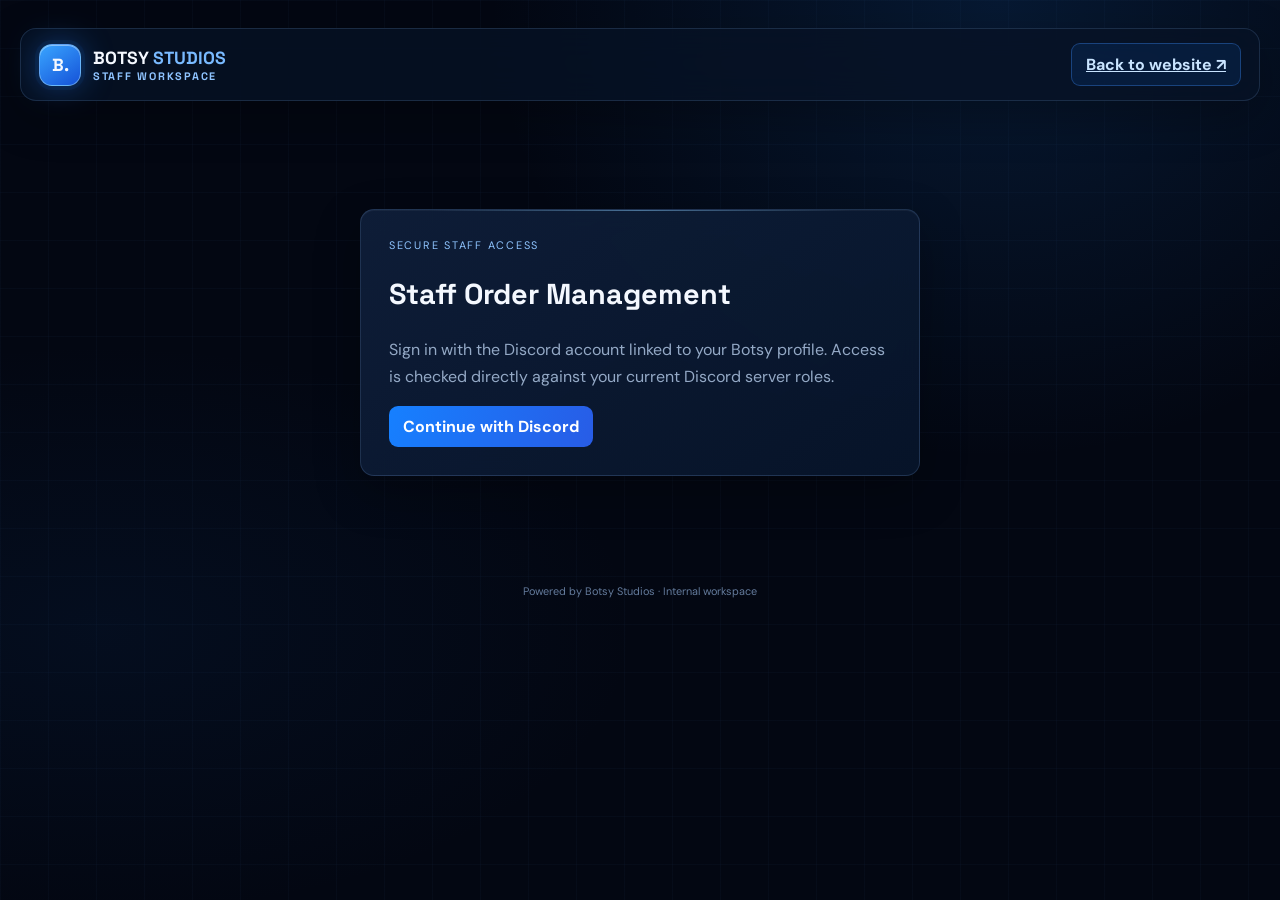
<file: staff-dashboard.html>
<!doctype html>
<html lang="en"><head><meta charset="utf-8"><meta name="viewport" content="width=device-width,initial-scale=1"><meta name="theme-color" content="#07101f"><title>Staff Workspace | Botsy Studios</title><meta name="robots" content="noindex,follow"><link rel="icon" type="image/png" sizes="96x96" href="/favicon.png"><link href="https://fonts.googleapis.com/css2?family=DM+Sans:wght@400;500;600;700&family=Space+Grotesk:wght@500;600;700&display=swap" rel="stylesheet"><script src="supabase-config.js"></script>
<style>
:root{color-scheme:dark;--bg:#070f1e;--panel:#0d1a30;--line:#9dbbe722;--text:#f4f8ff;--muted:#94a9c6;--blue:#2583ff;--cyan:#55d5ff;font-family:"DM Sans",sans-serif}*{box-sizing:border-box}body{margin:0;background:radial-gradient(ellipse at 75% 0,#1558a522,transparent 38%),var(--bg);color:var(--text)}button,input,select,textarea{font:inherit}button{cursor:pointer}.shell{max-width:1440px;margin:auto;padding:28px}.top{display:flex;justify-content:space-between;align-items:center;gap:18px;margin-bottom:28px}.brand{display:flex;align-items:center;gap:12px;font:700 1.1rem "Space Grotesk"}.mark{width:42px;height:42px;display:grid;place-items:center;border-radius:13px;background:linear-gradient(145deg,#39a5ff,#1552d8);box-shadow:0 8px 28px #1677ff44}.tag{font-size:.68rem;color:#8fc4ff;letter-spacing:.16em;text-transform:uppercase}.btn{border:1px solid #438fff55;border-radius:9px;background:#1677ff1c;color:#c9e4ff;padding:10px 14px;font-weight:700}.btn.primary{background:linear-gradient(110deg,#1680ff,#285ce6);border:0;color:white}.hero{margin-bottom:24px}.hero h1{font:700 clamp(1.8rem,4vw,2.6rem) "Space Grotesk";letter-spacing:-.05em;margin:8px 0}.hero p{color:var(--muted);margin:0;line-height:1.7}.stats{display:grid;grid-template-columns:repeat(4,1fr);gap:13px;margin:22px 0}.stat,.panel{border:1px solid var(--line);border-radius:14px;background:linear-gradient(145deg,#10213ddd,#0a172bdf)}.stat{padding:17px}.stat span{display:block;color:var(--muted);font-size:.76rem}.stat strong{display:block;font:700 1.8rem "Space Grotesk";margin-top:9px}.layout{display:grid;grid-template-columns:minmax(0,1.3fr) minmax(300px,.7fr);gap:16px;align-items:start}.panel{overflow:hidden}.panel-head{padding:17px 19px;border-bottom:1px solid var(--line);display:flex;justify-content:space-between;align-items:center}.panel-head h2{font:600 1rem "Space Grotesk";margin:0}.orders{display:grid}.order{padding:16px 18px;border-bottom:1px solid #9dbbe714;cursor:pointer}.order:last-child{border:0}.order.selected{background:#1677ff13}.order-line{display:flex;justify-content:space-between;gap:12px}.order strong{font-size:.86rem}.muted{color:var(--muted);font-size:.72rem;margin-top:5px}.pill{font-size:.66rem;border:1px solid #438fff55;background:#1677ff16;color:#acd5ff;border-radius:99px;padding:5px 8px;height:max-content}.empty{padding:25px;color:var(--muted);font-size:.82rem;line-height:1.7}.detail{padding:18px}.detail h3{margin:0 0 6px;font:600 1.1rem "Space Grotesk"}.form{display:grid;gap:10px;margin-top:17px}.form label{display:grid;gap:6px;color:#a9bdd7;font-size:.72rem;font-weight:700}.form input,.form select,.form textarea{width:100%;border:1px solid var(--line);border-radius:8px;background:#071426;color:var(--text);padding:10px;font-size:.78rem}.form textarea{min-height:72px;resize:vertical}.two{display:grid;grid-template-columns:1fr 1fr;gap:10px}.notes{border-top:1px solid var(--line);margin-top:17px;padding-top:15px}.note{padding:10px;border:1px solid var(--line);border-radius:8px;margin-top:8px;color:#bdcce0;font-size:.74rem;white-space:pre-wrap}.note small{display:block;color:#8299b8;margin-top:6px}.timeline{padding:14px 18px}.event{padding:0 0 15px 14px;border-left:1px solid #31537c;margin-left:5px}.event:last-child{border:0}.event strong{font-size:.76rem}.event p{font-size:.7rem;color:var(--muted);line-height:1.6;margin:5px 0}.event time{font-size:.65rem;color:#7087a6}.message{margin:18px 0;padding:12px;border-radius:9px;background:#e8b65b12;border:1px solid #e8b65b33;color:#e7cb96;font-size:.77rem;line-height:1.6}.hidden{display:none!important}.login{max-width:560px;margin:12vh auto;padding:28px}.login h1{font:700 1.8rem "Space Grotesk"}.login p{color:var(--muted);line-height:1.7}.footer{color:#647b9c;font-size:.68rem;text-align:center;margin:30px 0}@media(max-width:900px){.layout{grid-template-columns:1fr}}@media(max-width:620px){.shell{padding:17px}.stats{grid-template-columns:repeat(2,1fr)}.two{grid-template-columns:1fr}.top{align-items:flex-start}.brand{font-size:.95rem}}

/* Shared Botsy Studios visual system */
:root{--line:#8ebcff2b}
body{min-height:100vh;background-color:#030712;background-image:radial-gradient(ellipse at 78% 0,#1459a638,transparent 36%),radial-gradient(ellipse at 8% 70%,#0c397322,transparent 32%),linear-gradient(#5d9eff08 1px,transparent 1px),linear-gradient(90deg,#5d9eff08 1px,transparent 1px);background-size:auto,auto,48px 48px,48px 48px;background-attachment:fixed}
.shell{width:min(1440px,calc(100% - 40px));padding:28px 0 20px}
.top{padding:14px 18px;border:1px solid #8ebcff28;border-radius:16px;background:#071326c9;backdrop-filter:blur(18px);box-shadow:0 15px 45px #0004}
.mark{border:1px solid #9bd7ff88;box-shadow:0 0 0 4px #2583ff12,0 0 32px #2583ff66,inset 0 1px #ffffff66}
#top-actions{display:flex;align-items:center;gap:9px;flex-wrap:wrap}
.btn{min-height:40px;transition:transform .2s,border-color .2s,box-shadow .2s}
.btn:hover{transform:translateY(-2px);border-color:#72bdff99;box-shadow:0 8px 25px #1677ff24}
.hero{padding:8px 4px}.hero h1{font-size:clamp(2rem,4.8vw,3.2rem);letter-spacing:-.07em}
.stat,.panel{position:relative;border-color:#8ebcff2b;background:linear-gradient(145deg,#10213ddd,#07152bea);box-shadow:0 16px 46px #0004,inset 0 1px #ffffff0b;backdrop-filter:blur(15px)}
.stat:before,.panel:before{position:absolute;top:0;left:12%;width:76%;height:1px;background:linear-gradient(90deg,transparent,#83caff77,transparent);content:"";pointer-events:none}
.stat{transition:transform .2s,border-color .2s}.stat:hover{transform:translateY(-3px);border-color:#61aaff77}
.layout{grid-template-columns:minmax(0,1.1fr) minmax(360px,.9fr);gap:18px}
.panel-head{gap:12px;background:#ffffff03}
.order{transition:background .2s}.order:hover{background:#ffffff07}
.order.selected{background:linear-gradient(90deg,#1677ff22,#1677ff08);box-shadow:inset 3px 0 #55c7ff}
.detail{padding:21px}.detail h3{font-size:1.2rem}
.form{gap:12px}.form input,.form select,.form textarea{padding:11px 12px;border-color:#8ebcff30;background:#061326}
.form input:focus,.form select:focus,.form textarea:focus{border-color:#58aaff;box-shadow:0 0 0 3px #2583ff20}
.notes{margin-top:21px;padding-top:18px}.note{border-color:#8ebcff2b;background:#071326}.event{border-left-color:#3b75b4}
#botsy-loader{position:fixed;inset:0;z-index:99999;display:grid;place-items:center;background:radial-gradient(ellipse at center,#10284a,#071326 45%,#030916);opacity:1;visibility:visible;transition:opacity .4s ease,visibility .4s ease}
#botsy-loader.is-hidden{opacity:0;visibility:hidden;pointer-events:none}
.loader-inner{display:grid;justify-items:center;gap:17px}
.loader-emblem{position:relative;width:100px;height:100px;display:grid;place-items:center;filter:drop-shadow(0 0 24px #318dff70)}
.loader-emblem:before,.loader-emblem:after{position:absolute;inset:1px;border:2px solid transparent;border-top-color:#65c8ff;border-right-color:#2583ff;border-radius:50%;content:"";animation:spin 1.3s linear infinite}
.loader-emblem:after{inset:10px;border-width:1px;border-top-color:white;border-left-color:#55d5ff;animation-duration:2s;animation-direction:reverse}
.loader-core{width:62px;height:62px;display:grid;place-items:center;border:1px solid #8ccaff88;border-radius:17px;background:linear-gradient(145deg,#248fff,#123c9c);box-shadow:0 0 35px #1677ff77;color:white;font:700 1.2rem "Space Grotesk";animation:loaderCore 2.1s ease-in-out infinite}
.loader-name{font:700 .8rem "Space Grotesk";letter-spacing:.2em;color:#f3f8ff}.loader-name span{color:#75baff}
.loader-caption{color:#829cbd;font-size:.65rem;letter-spacing:.13em;text-transform:uppercase}
@keyframes spin{to{transform:rotate(360deg)}}@keyframes loaderCore{50%{transform:scale(1.1);text-shadow:0 0 22px #8cceff}}
body.botsy-loading{overflow:hidden}
@media(max-width:900px){.layout{grid-template-columns:1fr}}
@media(max-width:620px){.shell{width:calc(100% - 28px);padding:14px 0}.top{padding:12px}.top-actions{justify-content:flex-end}.top-actions .btn{padding:9px 10px;font-size:.7rem}.brand{font-size:.88rem}.stats{gap:9px}.stat{padding:14px}.detail{padding:16px}}
@media(prefers-reduced-motion:reduce){#botsy-loader{transition:none}.loader-emblem:before,.loader-emblem:after,.loader-core{animation:none}.btn,.stat,.order{transition:none}}


.queue-tools{display:grid;grid-template-columns:minmax(0,1fr) 170px;gap:9px;padding:13px 16px;border-bottom:1px solid var(--line);background:#ffffff02}
.queue-tools input,.queue-tools select{min-width:0;width:100%;border:1px solid var(--line);border-radius:8px;background:#071426;color:var(--text);padding:10px 11px;font-size:.76rem;outline:none}
.queue-tools input:focus,.queue-tools select:focus{border-color:#58aaff;box-shadow:0 0 0 3px #2583ff20}
@media(max-width:620px){.queue-tools{grid-template-columns:1fr}}
</style></head><body><div id="botsy-loader" role="status" aria-label="Loading Botsy Studios"><div class="loader-inner"><div class="loader-emblem"><div class="loader-core">BS</div></div><div class="loader-name">BOTSY <span>STUDIOS</span></div><div class="loader-caption">Preparing your experience</div></div></div><div class="shell"><header class="top"><div class="brand"><span class="mark">B.</span><span>BOTSY <span style="color:#79baff">STUDIOS</span><div class="tag">Staff workspace</div></span></div><div id="top-actions"><a class="btn" href="index.html">Back to website ↗</a></div></header><main id="app"><section class="panel login"><div class="tag">Secure staff access</div><h1>Staff Order Management</h1><p>Sign in with the Discord account linked to your Botsy profile. Access is checked directly against your current Discord server roles.</p><button class="btn primary" id="login">Continue with Discord</button><div id="error" class="message hidden"></div></section></main><div class="footer">Powered by Botsy Studios · Internal workspace</div></div>
<script type="module">
import {createClient} from "https://esm.sh/@supabase/supabase-js@2";
const cfg=window.BOTSY_SUPABASE_CONFIG||{},app=document.getElementById("app"),topActions=document.getElementById("top-actions");
if(!cfg.url||!cfg.anonKey){app.innerHTML='<section class="panel login"><h1>Portal configuration missing</h1><p>Check supabase-config.js.</p></section>'}
else{
const sb=createClient(cfg.url,cfg.anonKey),endpoint=cfg.url+"/functions/v1/staff-order-manager";
let current=null,selected=null,data={orders:[],events:[],notes:[]};
let loading=null;
const esc=s=>String(s??"").replace(/[&<>"']/g,c=>({"&":"&amp;","<":"&lt;",">":"&gt;",'"':"&quot;","'":"&#39;"}[c]));
const fmt=s=>s?new Date(s).toLocaleString():"—";
const label=s=>String(s||"").replaceAll("_"," ").replace(/\b\w/g,c=>c.toUpperCase());
const showError=t=>{let n=document.getElementById("global-error");if(!n){n=document.createElement("div");n.id="global-error";n.className="message";app.prepend(n)}n.textContent=t;n.classList.remove("hidden")};
async function api(payload){const {data:{session}}=await sb.auth.getSession();const r=await fetch(endpoint,{method:"POST",headers:{"Content-Type":"application/json","Authorization":"Bearer "+session.access_token,"apikey":cfg.anonKey},body:JSON.stringify(payload)});const j=await r.json();if(!r.ok)throw Error(j.error||"Request failed");return j}
async function load(){if(loading)return loading;loading=(async()=>{try{data=await api({action:"list"});current=data.staff;render()}catch(e){app.innerHTML='<section class="panel login"><div class="tag">Access check</div><h1>Staff access unavailable</h1><p>'+esc(e.message)+'</p><button class="btn" id="retry">Try again</button></section>';document.getElementById("retry").onclick=load}})();try{return await loading}finally{loading=null}}
function render(){topActions.innerHTML='<a class="btn" href="index.html">Website ↗</a><a class="btn" href="dashboard.html">Client Portal</a><button class="btn" id="refresh">Refresh</button><button class="btn primary" id="logout">Sign out</button>';document.getElementById("logout").onclick=async()=>{await sb.auth.signOut();location.reload()};document.getElementById("refresh").onclick=load;
const active=data.orders.filter(o=>!["completed","cancelled"].includes(o.status)).length,unassigned=data.orders.filter(o=>!o.claimed_by_discord_id).length,done=data.orders.filter(o=>o.status==="completed").length;
app.innerHTML='<section class="hero"><div class="tag">Operations / live order control</div><h1>Staff Order Management</h1><p>Signed in as '+esc(current.name)+' · access verified through Discord roles</p></section><section class="stats"><div class="stat"><span>Total orders</span><strong>'+data.orders.length+'</strong></div><div class="stat"><span>Active orders</span><strong>'+active+'</strong></div><div class="stat"><span>Unassigned</span><strong>'+unassigned+'</strong></div><div class="stat"><span>Completed</span><strong>'+done+'</strong></div></section><div class="layout"><section class="panel"><div class="panel-head"><h2>Order queue</h2><span class="muted">'+data.orders.length+' records</span></div><div class="orders">'+(data.orders.length?data.orders.map(o=>'<article class="order '+(selected===o.id?'selected':'')+'" data-id="'+esc(o.id)+'"><div class="order-line"><div><strong>'+esc(o.service_name||"Discord service")+'</strong><div class="muted">#'+esc(o.external_order_id)+' · '+esc(o.client_discord_username||o.client_discord_id||"Client")+'</div><div class="muted">Assigned: '+esc(o.claimed_by_name||"Unassigned")+' · Updated '+esc(fmt(o.updated_at))+'</div></div><span class="pill">'+esc(label(o.status))+'</span></div></article>').join(""):'<div class="empty">No orders have reached the portal yet. Approved orders will appear here.</div>')+'</div></section><section class="panel" id="editor"><div class="empty">Select an order to manage its status, assignment, progress and internal notes.</div></section></div>';
const queuePanel=app.querySelector(".layout > .panel");if(queuePanel){const tools=document.createElement("div");tools.className="queue-tools";tools.innerHTML='<input id="order-search" type="search" placeholder="Search client, service or order ID" aria-label="Search orders"><select id="status-filter" aria-label="Filter orders by status"><option value="all">All statuses</option>'+["approved","in_progress","quality_check","awaiting_review","revision_requested","revision_in_progress","completed","cancelled"].map(x=>'<option value="'+x+'">'+label(x)+'</option>').join("")+'</select>';queuePanel.querySelector(".panel-head").after(tools);const search=tools.querySelector("#order-search"),filter=tools.querySelector("#status-filter");const apply=()=>queuePanel.querySelectorAll(".order").forEach(card=>{const q=search.value.trim().toLowerCase(),status=card.querySelector(".pill")?.textContent.trim().toLowerCase()||"",matchesText=card.textContent.toLowerCase().includes(q),matchesStatus=filter.value==="all"||status===label(filter.value).toLowerCase();card.hidden=!(matchesText&&matchesStatus)});search.addEventListener("input",apply);filter.addEventListener("change",apply);}app.querySelectorAll(".order").forEach(n=>n.onclick=()=>{selected=n.dataset.id;render();renderEditor()});if(selected)renderEditor()}
function renderEditor(){const o=data.orders.find(x=>x.id===selected);if(!o)return;const ev=data.events.filter(x=>x.order_id===o.id),notes=data.notes.filter(x=>x.order_id===o.id);const panel=document.getElementById("editor");panel.innerHTML='<div class="panel-head"><h2>Order control</h2><span class="pill">#'+esc(o.external_order_id)+'</span></div><div class="detail"><h3>'+esc(o.service_name)+'</h3><div class="muted">Client: '+esc(o.client_discord_username||o.client_discord_id||"—")+' · Ticket channel: '+esc(o.ticket_channel_id||"Not linked")+'</div><form id="update" class="form"><label>Order status<select name="status">'+["approved","in_progress","quality_check","awaiting_review","revision_requested","revision_in_progress","completed","cancelled"].map(s=>'<option value="'+s+'" '+(o.status===s?"selected":"")+'>'+label(s)+'</option>').join("")+'</select></label><div class="two"><label>Assigned staff Discord ID<input name="assigned_discord_id" inputmode="numeric" placeholder="Discord user ID" value="'+esc(o.claimed_by_discord_id||"")+'"></label><label>Staff display name<input name="assigned_name" placeholder="Staff name" value="'+esc(o.claimed_by_name||"")+'"></label></div><label>Work completed<textarea name="work_completed" maxlength="1500" placeholder="What has been completed?"></textarea></label><label>Next steps<textarea name="next_steps" maxlength="1500" placeholder="What remains to be done?"></textarea></label><label>Blockers / client action<textarea name="blocked" maxlength="1000" placeholder="Anything blocking progress?"></textarea></label><button class="btn primary">Save order update</button></form><div class="notes"><h3>Internal staff notes</h3><form id="note-form" class="form"><label>Private note<textarea name="note" maxlength="3000" required placeholder="Only verified staff can see this note."></textarea></label><button class="btn">Add internal note</button></form>'+(notes.length?notes.map(n=>'<div class="note">'+esc(n.note)+'<small>'+esc(n.author_name)+' · '+esc(fmt(n.created_at))+'</small></div>').join(""):'<p class="muted">No internal notes yet.</p>')+'</div><div class="notes"><h3>Order timeline</h3>'+(ev.length?ev.map(e=>'<div class="event"><strong>'+esc(e.title)+'</strong><p>'+esc(e.description||"")+'</p><time>'+esc(e.actor_name||"Botsy staff")+' · '+esc(fmt(e.created_at))+'</time></div>').join(""):'<p class="muted">No timeline events yet.</p>')+'</div></div>';
panel.querySelector("#update").onsubmit=async e=>{e.preventDefault();const f=new FormData(e.currentTarget),b=Object.fromEntries(f.entries());try{await api({action:"update_order",order_id:o.id,...b});await load();selected=o.id;renderEditor()}catch(err){showError(err.message)}};
panel.querySelector("#note-form").onsubmit=async e=>{e.preventDefault();const note=new FormData(e.currentTarget).get("note");try{await api({action:"add_note",order_id:o.id,note});await load();selected=o.id;renderEditor()}catch(err){showError(err.message)}};
}
async function login(){if(location.protocol==="file:"){showError("This preview cannot complete Discord verification. Open Botsy Studios from its website address, then sign in again.");return}const {error}=await sb.auth.signInWithOAuth({provider:"discord",options:{scopes:"identify",redirectTo:location.origin+location.pathname}});if(error)showError(error.message)}
document.getElementById("login")?.addEventListener("click",login);
const {data:{session}}=await sb.auth.getSession();if(session?.user)await load();
sb.auth.onAuthStateChange(async(event,session)=>{if(event==="SIGNED_IN"&&session?.user)await load()});
}
</script><script>(function(){const loader=document.getElementById('botsy-loader');if(!loader)return;document.body.classList.add('botsy-loading');let done=false;const hide=()=>{if(done)return;done=true;setTimeout(()=>{loader.classList.add('is-hidden');document.body.classList.remove('botsy-loading');setTimeout(()=>loader.remove(),500)},250)};if(document.readyState==='complete')hide();else window.addEventListener('load',hide,{once:true});setTimeout(hide,7000)})();</script></body></html>
</file>
<file: style.css>
:root {
  color-scheme: dark;
  --blue-900:#07101f; --blue-800:#0a1830; --blue-700:#10264a; --blue-600:#347cff;
  --blue-400:#65a3ff; --blue-200:#b7d3ff; --blue-100:#132643; --blue-50:#091321;
  --ink:#f2f6ff; --muted:#a0aec3; --card:#0d1a2b; --line:rgba(145,177,222,.16);
  --radius:20px; --shadow:0 22px 65px rgba(0,0,0,.34),0 0 35px rgba(52,124,255,.08);
  --font:'Plus Jakarta Sans',Inter,system-ui,-apple-system,'Segoe UI',sans-serif;
}
*{box-sizing:border-box;margin:0;padding:0} html{scroll-behavior:smooth;scroll-padding-top:90px}
body{font-family:var(--font);color:var(--ink);background:var(--blue-50);line-height:1.65;-webkit-font-smoothing:antialiased;overflow-x:hidden}
body::before{content:"";position:fixed;inset:0;pointer-events:none;z-index:-1;opacity:.32;background-image:linear-gradient(rgba(110,156,225,.035) 1px,transparent 1px),linear-gradient(90deg,rgba(110,156,225,.035) 1px,transparent 1px);background-size:54px 54px;mask-image:linear-gradient(to bottom,black,transparent 80%)}
img{max-width:100%;display:block}a{color:inherit;text-decoration:none}.wrap{width:min(1160px,91vw);margin-inline:auto}
.nav{position:sticky;top:0;z-index:50;background:rgba(7,16,31,.82);backdrop-filter:blur(18px);border-bottom:1px solid var(--line)}
.nav .wrap{display:flex;align-items:center;justify-content:space-between;min-height:76px;gap:20px}
.brand{display:flex;align-items:center;gap:11px;font-weight:800;font-size:1.06rem;letter-spacing:-.035em;white-space:nowrap}.brand-mark{width:39px;height:39px;border-radius:13px;display:grid;place-items:center;background:linear-gradient(145deg,#68a8ff,#2368f0 65%,#1741a2);color:white;font-size:1.15rem;font-weight:800;box-shadow:0 0 28px rgba(52,124,255,.38)}
.links{display:flex;align-items:center;gap:5px}.links a{padding:9px 13px;border-radius:999px;font-weight:600;font-size:.9rem;color:var(--muted);transition:color .2s,background .2s,border-color .2s}.links a:hover,.links a.active{color:#fff;background:rgba(86,143,235,.12)}.menu-btn{display:none;background:none;border:1px solid var(--line);border-radius:12px;padding:7px 11px;font-size:1.35rem;cursor:pointer;color:var(--ink)}
.btn{display:inline-flex;align-items:center;justify-content:center;gap:9px;padding:13px 22px;border-radius:999px;font-weight:700;font-size:.95rem;border:1px solid transparent;transition:transform .2s,box-shadow .2s,background .2s,border-color .2s;cursor:pointer}.btn:hover{transform:translateY(-2px)}.btn-primary{background:linear-gradient(110deg,#438cff,#2865eb);color:#fff;box-shadow:0 10px 30px -12px rgba(52,124,255,.9)}.btn-primary:hover{box-shadow:0 14px 36px -10px rgba(52,124,255,.8)}.btn-ghost{background:rgba(255,255,255,.025);color:#d9e7ff;border-color:var(--line)}.btn-ghost:hover{border-color:rgba(101,163,255,.5);background:rgba(52,124,255,.08)}.btn-white{background:#fff;color:#0a1830}.links .btn{padding:10px 17px;color:#fff}
.hero{position:relative;overflow:hidden;padding:112px 0 92px;isolation:isolate}.hero::before,.hero::after{content:"";position:absolute;z-index:-1;border-radius:50%;filter:blur(2px);pointer-events:none}.hero::before{width:580px;height:580px;right:-80px;top:-150px;background:radial-gradient(circle,rgba(40,111,249,.2),transparent 68%);animation:orb 9s ease-in-out infinite alternate}.hero::after{width:430px;height:430px;left:-210px;bottom:-200px;background:radial-gradient(circle,rgba(0,194,255,.11),transparent 68%)}.hero-grid{display:grid;grid-template-columns:1.12fr .88fr;gap:58px;align-items:center}.pill{display:inline-flex;align-items:center;gap:10px;padding:7px 13px;border-radius:999px;background:rgba(35,91,174,.13);border:1px solid rgba(92,151,239,.23);color:#b9d6ff;font-weight:700;font-size:.79rem;letter-spacing:.025em;margin-bottom:23px}.pill .dot{width:8px;height:8px;border-radius:50%;background:#55e6b4;box-shadow:0 0 0 5px rgba(85,230,180,.12),0 0 18px #55e6b4;animation:pulse 1.8s infinite}
h1{font-size:clamp(2.8rem,6vw,5.45rem);line-height:1.02;letter-spacing:-.065em;font-weight:800;max-width:12ch}h1 .accent{background:linear-gradient(95deg,#8bc0ff,#4c8bff 52%,#54d8ff);-webkit-background-clip:text;background-clip:text;color:transparent}.lead{font-size:1.09rem;color:var(--muted);margin:23px 0 31px;max-width:39em}.actions{display:flex;flex-wrap:wrap;gap:12px}
.preview{position:relative;background:linear-gradient(150deg,rgba(18,37,64,.98),rgba(10,22,39,.98));border-radius:24px;padding:18px;border:1px solid rgba(115,161,226,.22);box-shadow:var(--shadow);transform:perspective(1000px) rotateY(-5deg) rotateX(2deg);animation:float 6s ease-in-out infinite}.preview::before{content:"";position:absolute;inset:-1px;border-radius:inherit;z-index:-1;background:linear-gradient(130deg,rgba(79,145,255,.4),transparent 35%,rgba(42,219,255,.12));filter:blur(12px)}.preview-top{display:flex;align-items:center;gap:10px;padding:5px 6px 15px;border-bottom:1px solid var(--line);font-weight:800}.preview-top small{margin-left:auto;color:var(--muted);font-weight:600;font-size:.74rem}.msg{display:flex;gap:12px;padding:16px 6px 4px}.avatar{width:38px;height:38px;flex:none;border-radius:50%;display:grid;place-items:center;color:#fff;font-weight:800;font-size:.85rem}.msg b{font-size:.9rem}.msg b .tag{font-size:.65rem;background:#347cff;color:#fff;padding:1px 6px;border-radius:4px;margin-left:6px;vertical-align:2px}.embed{margin-top:8px;border-left:3px solid var(--blue-600);background:rgba(4,13,25,.7);border-radius:8px;padding:10px 12px;font-size:.84rem;color:#aab8cd}.embed strong{display:block;color:var(--ink)}.embed .fake-btn{display:inline-block;margin-top:8px;background:#276dec;color:#fff;font-weight:700;font-size:.76rem;padding:5px 12px;border-radius:6px}
section{padding:82px 0}.eyebrow{color:#72aaff;font-weight:800;font-size:.76rem;letter-spacing:.16em;text-transform:uppercase}h2{font-size:clamp(1.9rem,3.6vw,3rem);line-height:1.12;letter-spacing:-.045em;margin:9px 0 15px;font-weight:800}.sub{color:var(--muted);font-size:1.02rem;max-width:42em}.center{text-align:center}.center .sub{margin-inline:auto}.grid{display:grid;gap:18px;margin-top:42px}.grid-3{grid-template-columns:repeat(3,1fr)}.grid-2{grid-template-columns:repeat(2,1fr)}
.card{position:relative;overflow:hidden;background:linear-gradient(145deg,rgba(16,32,54,.94),rgba(10,23,39,.96));border:1px solid var(--line);border-radius:var(--radius);padding:27px;transition:transform .28s cubic-bezier(.2,.8,.2,1),box-shadow .28s,border-color .28s,background .28s}.card::after{content:"";position:absolute;width:150px;height:150px;right:-75px;top:-90px;background:radial-gradient(circle,rgba(56,132,255,.14),transparent 70%);opacity:0;transition:opacity .3s}.card:hover,.card:focus-within{transform:translateY(-6px);box-shadow:var(--shadow);border-color:rgba(93,157,255,.4);background:linear-gradient(145deg,#122643,#0b192a)}.card:hover::after,.card:focus-within::after{opacity:1}.icon{width:50px;height:50px;border-radius:15px;display:grid;place-items:center;font-size:1.4rem;background:linear-gradient(145deg,rgba(63,132,244,.2),rgba(25,72,139,.2));border:1px solid rgba(103,164,255,.15);margin-bottom:17px}.card h3{font-size:1.1rem;letter-spacing:-.02em;margin-bottom:7px}.card p{color:var(--muted)}.card ul{list-style:none;margin-top:14px;display:grid;gap:8px}.card li{color:var(--muted);padding-left:25px;position:relative;font-size:.92rem}.card li::before{content:'✓';position:absolute;left:0;color:#6aa8ff;font-weight:800}
.steps{counter-reset:s}.step{padding-top:65px}.step::before{counter-increment:s;content:'0' counter(s);position:absolute;top:22px;left:27px;color:#70aaff;font-weight:800;font-size:.9rem;letter-spacing:.1em}
.band{background:linear-gradient(180deg,rgba(15,30,50,.76),rgba(10,22,37,.76));border-block:1px solid var(--line)}.cta{border-radius:30px;padding:66px 40px;text-align:center;color:#fff;position:relative;overflow:hidden;background:radial-gradient(ellipse at 16% 0%,rgba(58,136,255,.48),transparent 53%),radial-gradient(ellipse at 90% 100%,rgba(0,190,255,.16),transparent 45%),linear-gradient(135deg,#102b53,#09172d);border:1px solid rgba(106,163,255,.28);box-shadow:var(--shadow)}.cta h2{color:#fff}.cta p{color:#c0d2ed;max-width:35em;margin:0 auto 27px;font-size:1.04rem}
.page-head{padding:88px 0 24px;text-align:center}.page-head h1{max-width:none}.page-head .sub{margin-inline:auto}.split{display:grid;grid-template-columns:1fr 1fr;gap:48px;align-items:center}.stat-row{display:flex;gap:12px;flex-wrap:wrap;margin-top:27px}.stat{background:rgba(15,31,52,.8);border:1px solid var(--line);border-radius:15px;padding:14px 18px;min-width:130px}.stat b{display:block;font-size:1.22rem;color:#8abaff;letter-spacing:-.02em}.stat span{color:var(--muted);font-size:.86rem}.quote{background:radial-gradient(circle at top right,rgba(77,149,255,.35),transparent 48%),linear-gradient(135deg,#153867,#0b1b33);border:1px solid rgba(105,162,248,.22);color:#fff;border-radius:26px;padding:38px;font-size:1.3rem;font-weight:700;line-height:1.45;letter-spacing:-.02em;box-shadow:var(--shadow)}.quote small{display:block;margin-top:18px;font-size:.9rem;font-weight:600;color:#a8c8f5}
.summary{display:inline-flex;align-items:center;gap:16px;background:var(--card);border:1px solid var(--line);border-radius:16px;padding:13px 20px;margin-top:23px}.summary b{font-size:1.8rem;color:#91bdff}.stars{color:#ffc857;letter-spacing:2px}.review{display:flex;flex-direction:column;gap:13px}.review-head{display:flex;align-items:center;gap:12px}.review-head img,.review-head .avatar{width:44px;height:44px;border-radius:50%}.review-head small{display:block;color:var(--muted);font-size:.8rem}.review p{color:#dce7f7}.empty{text-align:center;padding:52px 28px;border-style:dashed}.empty .icon{margin:0 auto 18px}.empty p{max-width:31em;margin:6px auto 22px}code{background:rgba(72,132,222,.15);color:#a8caff;padding:2px 7px;border-radius:6px;font-size:.9em}
footer{padding:44px 0;border-top:1px solid var(--line);margin-top:40px;background:rgba(5,12,22,.4)}footer .wrap{display:flex;flex-wrap:wrap;gap:18px;justify-content:space-between;align-items:center;color:var(--muted);font-size:.86rem}footer nav{display:flex;gap:18px}footer nav a:hover{color:#9ac5ff}
.reveal{opacity:0;transform:translateY(18px);transition:opacity .65s ease,transform .65s ease}.reveal.in{opacity:1;transform:none}.loader{position:fixed;inset:0;z-index:1000;display:grid;place-items:center;background:#07101f;transition:opacity .55s ease,visibility .55s ease}.loader.done{opacity:0;visibility:hidden}.loader-mark{width:56px;height:56px;border-radius:18px;display:grid;place-items:center;background:linear-gradient(145deg,#68a8ff,#2368f0);font-weight:800;font-size:1.5rem;box-shadow:0 0 42px rgba(52,124,255,.46);animation:loadpulse 1.1s ease-in-out infinite alternate}.loader-mark::after{content:"";position:absolute;width:76px;height:76px;border:1px solid rgba(109,170,255,.35);border-radius:23px;animation:spin 4s linear infinite}
@keyframes pulse{50%{box-shadow:0 0 0 8px rgba(85,230,180,.04),0 0 24px #55e6b4}}@keyframes orb{to{transform:translate(-30px,35px) scale(1.08);opacity:.8}}@keyframes float{50%{transform:perspective(1000px) rotateY(-2deg) translateY(-9px)}}@keyframes loadpulse{to{transform:scale(.93);filter:brightness(1.25)}}@keyframes spin{to{transform:rotate(360deg)}}
@media(prefers-reduced-motion:reduce){*,*::before,*::after{scroll-behavior:auto!important;animation-duration:.01ms!important;animation-iteration-count:1!important;transition-duration:.01ms!important}.reveal{opacity:1;transform:none}}

/* Cinematic motion carried over from the original Botsy site. */
#scroll-progress{position:fixed;inset:0 auto auto 0;z-index:1001;width:0;height:3px;background:linear-gradient(90deg,#438cff,#55d5ff,#9ae8ff);box-shadow:0 0 18px #2583ff;pointer-events:none}
.cinematic-scanlines{position:fixed;inset:0;z-index:2;pointer-events:none;opacity:.055;background:repeating-linear-gradient(180deg,transparent 0 3px,#9bd8ff0b 4px,transparent 5px 8px);mix-blend-mode:screen}
.nav{isolation:isolate}
.nav::after{position:absolute;right:auto;bottom:-1px;left:0;width:clamp(100px,18vw,250px);height:1px;content:"";pointer-events:none;background:linear-gradient(90deg,transparent,#4cbcff,#b4ecff,#2583ff,transparent);box-shadow:0 0 15px #2583ff99;animation:navLineTravel 7s linear infinite}
.hero .pill,.hero h1,.hero .lead,.hero .actions{animation:heroEntrance .85s cubic-bezier(.16,1,.3,1) both}
.hero .pill{animation-delay:.1s}.hero h1{animation-delay:.22s}.hero .lead{animation-delay:.36s}.hero .actions{animation-delay:.5s}
.hero h1 .accent{background-size:220% auto;animation:headlineGlow 7s ease-in-out infinite}
.hero .btn-primary{position:relative;overflow:hidden}
.hero .btn-primary::after{position:absolute;inset:-80% auto -80% -55%;width:38%;content:"";pointer-events:none;background:linear-gradient(90deg,transparent,#ffffff55,transparent);transform:rotate(22deg);animation:buttonSweep 4.8s ease-in-out infinite}
.links a{position:relative}
.links a::after{position:absolute;right:100%;bottom:2px;left:0;height:1px;content:"";background:linear-gradient(90deg,#438cff,#55d5ff);box-shadow:0 0 10px #55cfff;transition:right .28s}
.links a:hover::after,.links a:focus-visible::after{right:0}
.review-ratings{display:grid;gap:7px;margin:3px 0 2px}.review-rating{display:flex;justify-content:space-between;gap:12px;color:var(--muted);font-size:.82rem}.review-rating strong{color:#c6ddff}
@keyframes navLineTravel{from{transform:translateX(-100%)}to{transform:translateX(calc(100vw + 100%))}}
@keyframes heroEntrance{from{opacity:0;transform:translateY(25px);filter:blur(7px)}to{opacity:1;transform:translateY(0);filter:blur(0)}}
@keyframes headlineGlow{0%,100%{background-position:0% 50%;filter:drop-shadow(0 0 0 #5ccfff00)}50%{background-position:100% 50%;filter:drop-shadow(0 0 18px #3e9dff55)}}
@keyframes buttonSweep{0%,58%{left:-60%;opacity:0}68%{opacity:1}100%{left:130%;opacity:0}}
@media(prefers-reduced-motion:reduce){.cinematic-scanlines{display:none}.nav::after,.hero .pill,.hero h1,.hero .lead,.hero .actions,.hero h1 .accent,.hero .btn-primary::after{animation:none!important}}
@media(max-width:900px){.hero-grid,.split{grid-template-columns:1fr}.hero-grid{gap:40px}.preview{transform:none;max-width:560px}.grid-3{grid-template-columns:1fr 1fr}}
@media(max-width:680px){.nav .wrap{min-height:68px}.menu-btn{display:block}.links{position:absolute;top:68px;left:0;right:0;flex-direction:column;align-items:stretch;background:rgba(7,16,31,.98);border-bottom:1px solid var(--line);padding:12px 4.5vw 18px;display:none}.links.open{display:flex}.links a{text-align:center}.links .btn{margin-top:5px}.grid-3,.grid-2{grid-template-columns:1fr}section{padding:61px 0}.hero{padding:74px 0 60px}.hero-grid{gap:35px}.hero h1{font-size:clamp(2.65rem,13vw,4rem)}.lead{font-size:1rem}.preview{padding:14px}.cta{padding:49px 23px}.page-head{padding:68px 0 20px}.quote{padding:29px;font-size:1.12rem}footer .wrap{flex-direction:column;text-align:center}footer nav{flex-wrap:wrap;justify-content:center}}
[hidden]{display:none!important}
</file>
